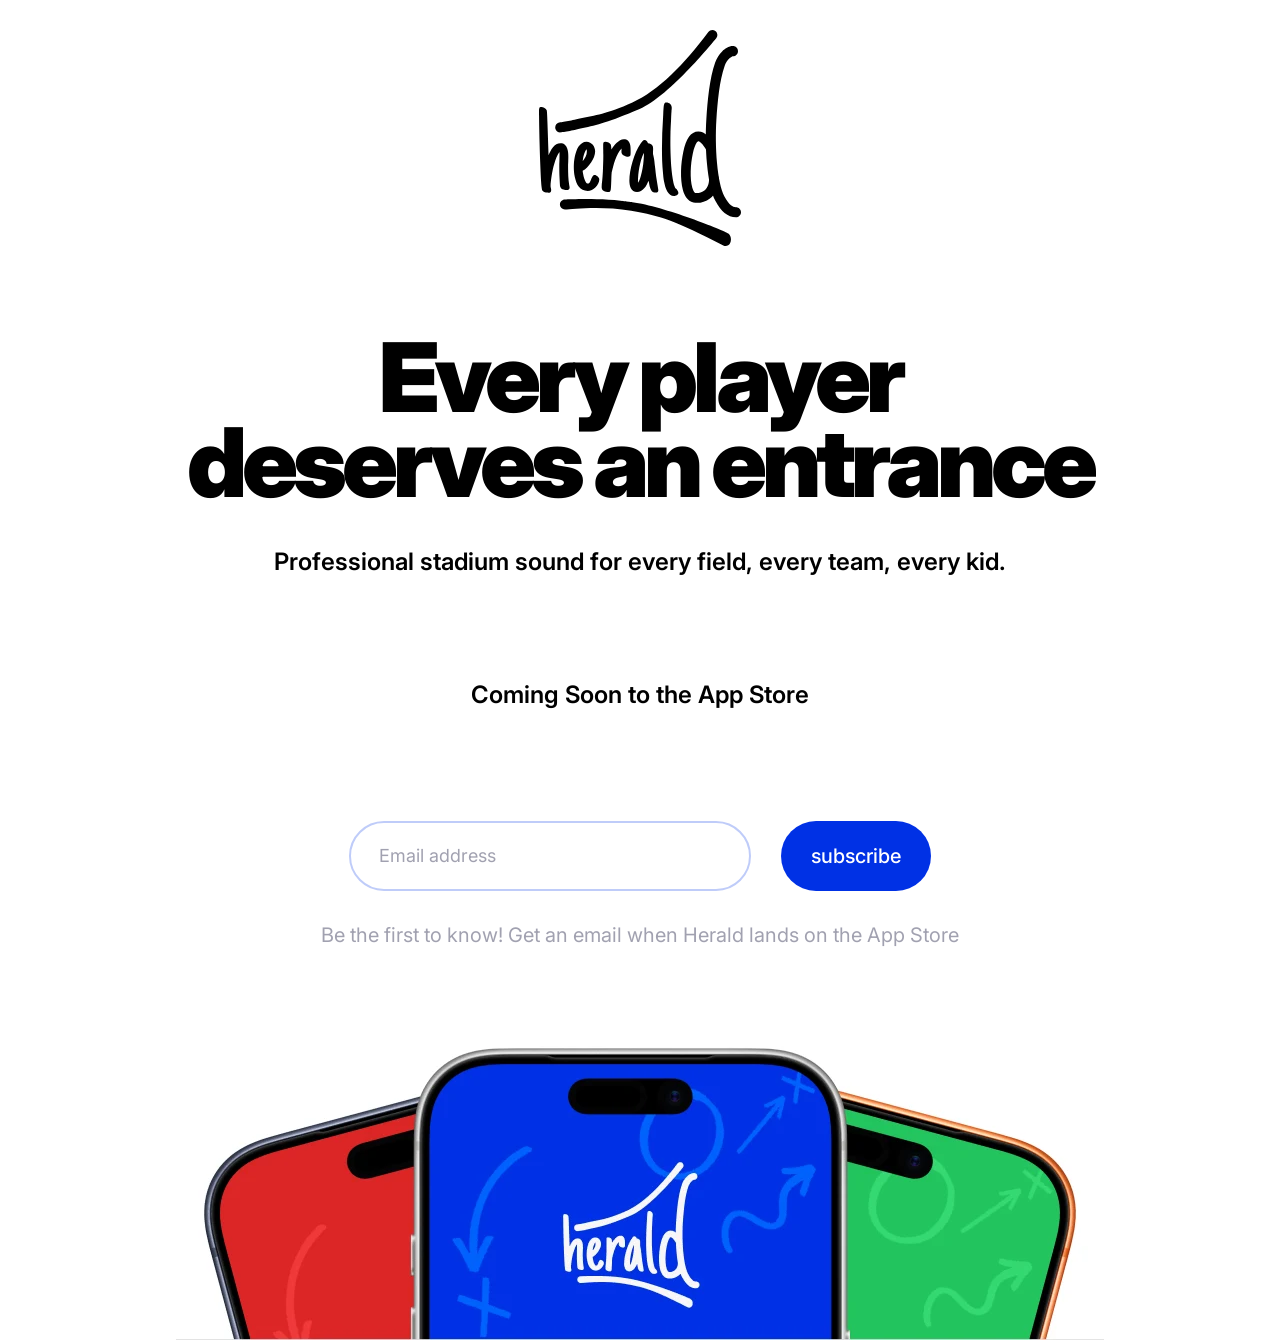
<file: coming-soon.html>
<!DOCTYPE html>
<html lang="en">
<head>
  <meta charset="UTF-8" />
  <meta name="viewport" content="width=device-width, initial-scale=1.0, viewport-fit=cover" />
  <title>Herald — Every Player Deserves an Entrance</title>
  <meta name="description" content="Walkout music and AI player announcements for youth sports. Coming soon to the App Store." />
  <meta name="theme-color" content="#FFFFFF" />
  <!-- The light icon by default (and on dark tab bars); light tab bars get
       the dark icon. -->
  <link rel="icon" type="image/png" sizes="96x96" href="/images/favicon-light.png" />
  <link rel="icon" type="image/png" sizes="96x96" href="/images/favicon-dark.png" media="(prefers-color-scheme: light)" />
  <link rel="icon" type="image/svg+xml" href="/images/favicon-light.svg" />
  <link rel="icon" type="image/svg+xml" href="/images/favicon-dark.svg" media="(prefers-color-scheme: light)" />
  <link rel="stylesheet" href="/fonts/fonts.css" />
  <style>
    /* Shown at gameherald.app until the full site launches: _redirects
       serves this page for "/". Remove that line to put index.html live.
       Figma: Website page, frame "coming-soon". */
    :root {
      --ink: #000000;
      --white: #FFFFFF;
      --blue: #0031E5;            /* Figma: newblue */
      --field-border: #BFCCF9;
      --caption: rgba(21, 20, 57, 0.4);
      /* SF Compact / SF Pro where the visitor has them (Apple devices),
         else the self-hosted Inter. */
      --font-display: "SF Compact Display", "SF Compact", -apple-system, BlinkMacSystemFont, "Inter", sans-serif;
      --font-text: -apple-system, BlinkMacSystemFont, "SF Pro Text", "Inter", "Helvetica Neue", sans-serif;
    }
    * { box-sizing: border-box; }
    html, body { margin: 0; }
    body {
      min-height: 100vh;
      min-height: 100svh;
      display: flex;
      flex-direction: column;
      align-items: center;
      background: var(--white);
      color: var(--ink);
      font: 400 20px/1.4 var(--font-text);
      text-align: center;
      padding: max(30px, env(safe-area-inset-top)) max(16px, env(safe-area-inset-right)) 0 max(16px, env(safe-area-inset-left));
      overflow-x: hidden;
    }
    .logo { display: block; width: clamp(130px, 22vw, 202px); height: auto; }

    .copy { margin-top: clamp(48px, 7vw, 100px); display: flex; flex-direction: column; align-items: center; gap: 10px; }
    h1 {
      margin: 0;
      max-width: 931px;
      font: 900 clamp(44px, 8.5vw, 96px)/0.885 var(--font-display);
      letter-spacing: -0.052em;
      text-wrap: balance;
    }
    .tagline, .soon { margin: 0; font-weight: 600; font-size: clamp(18px, 2.4vw, 24px); }
    .tagline { margin-top: clamp(14px, 2.5vw, 30px); text-wrap: balance; }
    .soon { margin-top: clamp(40px, 7vw, 90px); }

    .signup { margin-top: clamp(40px, 8.5vw, 131px); width: 100%; max-width: 1060px; }
    .signup form { display: flex; gap: clamp(12px, 2.5vw, 30px); max-width: 582px; margin: 0 auto; }
    .signup input[type="email"] {
      flex: 1 1 auto;
      min-width: 0;
      height: clamp(54px, 6vw, 70px);
      padding: 0 28px;
      border: 2px solid var(--field-border);
      border-radius: 9999px;
      background: var(--white);
      color: var(--ink);
      font: 400 18px var(--font-text);
    }
    .signup input[type="email"]::placeholder { color: var(--caption); }
    .signup button {
      flex: 0 0 auto;
      height: clamp(54px, 6vw, 70px);
      padding: 0 30px;
      border: 0;
      border-radius: 9999px;
      background: var(--blue);
      color: var(--white);
      font: 500 20px "Inter", var(--font-text);
      cursor: pointer;
    }
    .signup button:disabled { opacity: 0.6; }
    .signup input[type="email"]:focus-visible, .signup button:focus-visible { outline: 3px solid var(--blue); outline-offset: 2px; }
    /* Bots fill this in; people never see it. */
    .signup .website { position: absolute; left: -9999px; }
    .caption { margin: clamp(14px, 2.4vw, 30px) auto 0; color: var(--caption); text-wrap: balance; }

    /* The phones sit on the bottom edge, cropped like the Figma frame. */
    .phones { margin-top: auto; padding-top: clamp(48px, 7vw, 100px); width: 100%; display: flex; justify-content: center; }
    .phones img { display: block; width: min(928px, 100%); height: auto; }

    @media (max-width: 480px) {
      .signup form { flex-direction: column; }
      .signup button { width: 100%; }
    }
  </style>
</head>
<body>
  <img class="logo" src="/images/coming-soon/herald-logo.svg" width="202" height="216" alt="Herald" />

  <main class="copy">
    <h1>Every player deserves an entrance</h1>
    <p class="tagline">Professional stadium sound for every field, every team, every kid.</p>
    <p class="soon">Coming Soon to the App Store</p>
  </main>

  <!-- Posts to /subscribe in worker.js, which forwards it to Kit from the
       server, so a visitor's browser never contacts Kit. -->
  <section class="signup" aria-label="Email sign-up">
    <form id="signup-form" method="post" action="/subscribe">
      <input type="email" name="email_address" placeholder="Email address" aria-label="Email address" autocomplete="email" required />
      <input class="website" type="text" name="website" tabindex="-1" autocomplete="off" aria-hidden="true" />
      <button type="submit">subscribe</button>
    </form>
    <p class="caption" id="signup-status" role="status">Be the first to know! Get an email when Herald lands on the App Store</p>
    <script>
      document.getElementById('signup-form').addEventListener('submit', async (event) => {
        event.preventDefault();
        const form = event.target;
        const status = document.getElementById('signup-status');
        const button = form.querySelector('button');
        button.disabled = true;
        try {
          const response = await fetch(form.action, { method: 'POST', body: new FormData(form), headers: { accept: 'application/json' } });
          status.textContent = (await response.json()).message;
          if (response.ok) form.hidden = true;
        } catch {
          status.textContent = "That didn't go through. Please try again in a moment.";
        }
        button.disabled = false;
      });
    </script>
  </section>

  <div class="phones">
    <img src="/images/coming-soon/phones.webp" width="928" height="302" alt="Herald on three iPhones in red, blue, and green" />
  </div>
</body>
</html>
</file>
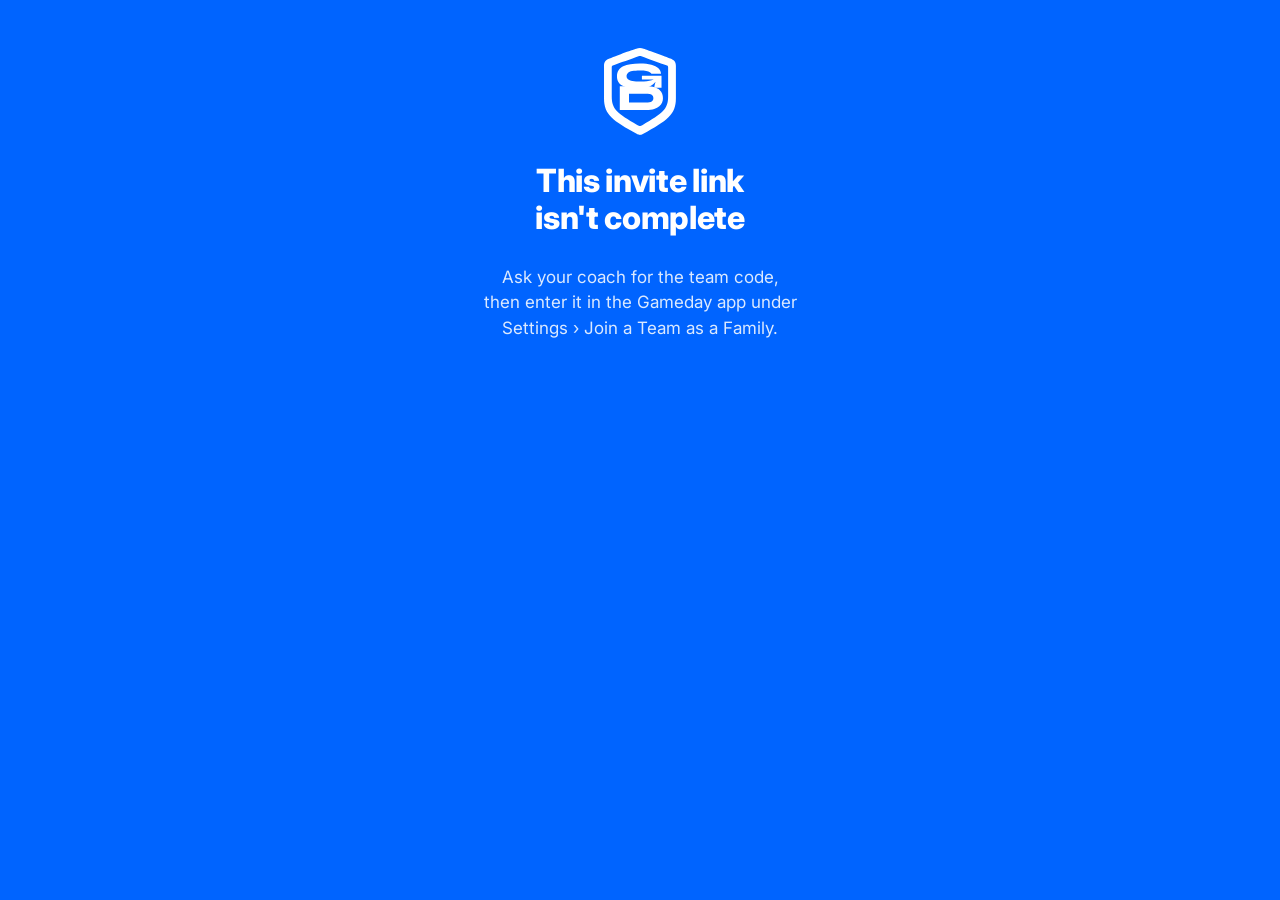
<file: join.html>
<!DOCTYPE html>
<html lang="en">
<head>
  <meta charset="UTF-8" />
  <meta name="viewport" content="width=device-width, initial-scale=1.0, viewport-fit=cover" />
  <title>Join Your Team — Gameday</title>
  <meta name="description" content="Pick your player's walkout songs with Gameday." />
  <meta name="theme-color" content="#0064FF" />
  <!-- The light icon by default (and on dark tab bars); light tab bars get
       the dark icon. -->
  <link rel="icon" type="image/png" sizes="96x96" href="/images/favicon-light.png" />
  <link rel="icon" type="image/png" sizes="96x96" href="/images/favicon-dark.png" media="(prefers-color-scheme: light)" />
  <link rel="icon" type="image/svg+xml" href="/images/favicon-light.svg" />
  <link rel="icon" type="image/svg+xml" href="/images/favicon-dark.svg" media="(prefers-color-scheme: light)" />
  <meta name="robots" content="noindex" />
  <link rel="stylesheet" href="/fonts/fonts.css" />
  <style>
    /* Shown when a team QR code is scanned on a phone without Gameday
       (with Gameday installed, the link opens the app instead). The code
       comes from the address: /join/WX2HR5 (rewritten to this page by _redirects). */
    :root {
      --hero-blue: #0064FF;
      --hero-blue-dark: #0054D7;
      --white: #FFFFFF;
      --ink: #0A0A0B;
      --font: "Inter", -apple-system, BlinkMacSystemFont, "Helvetica Neue", sans-serif;
    }
    * { box-sizing: border-box; }
    html, body { margin: 0; min-height: 100%; }
    body {
      background: var(--hero-blue);
      color: var(--white);
      font: 17px/1.5 var(--font);
      display: flex;
      justify-content: center;
      padding: max(48px, env(safe-area-inset-top)) max(24px, env(safe-area-inset-right)) max(48px, env(safe-area-inset-bottom)) max(24px, env(safe-area-inset-left));
    }
    main { width: 100%; max-width: 420px; display: flex; flex-direction: column; align-items: center; gap: 28px; text-align: center; }
    /* The badge artwork is dark; show it white on the blue page. */
    .badge { width: 72px; height: 87px; filter: brightness(0) invert(1); }
    h1 { margin: 0; font-size: 32px; line-height: 1.15; font-weight: 800; letter-spacing: -0.01em; text-wrap: balance; }
    .lede { margin: 0; opacity: 0.86; text-wrap: balance; }
    .code-card { width: 100%; background: var(--white); color: var(--ink); border-radius: 24px; padding: 24px; display: flex; flex-direction: column; gap: 6px; }
    .code-label { font-size: 13px; font-weight: 600; letter-spacing: 0.06em; text-transform: uppercase; color: #555; }
    .code { font: 800 40px/1.1 ui-monospace, "SF Mono", Menlo, monospace; letter-spacing: 0.08em; }
    .copy { margin-top: 8px; align-self: center; border: 0; border-radius: 999px; padding: 10px 18px; font: 600 15px var(--font); background: #EAF2FF; color: var(--hero-blue-dark); cursor: pointer; }
    .copy:focus-visible, .store:focus-visible { outline: 3px solid var(--white); outline-offset: 3px; }
    ol { margin: 0; padding: 0; list-style: none; counter-reset: step; display: flex; flex-direction: column; gap: 14px; text-align: left; width: 100%; }
    ol li { counter-increment: step; display: flex; gap: 14px; align-items: baseline; }
    ol li::before { content: counter(step); flex: none; width: 28px; height: 28px; border-radius: 50%; background: rgba(255,255,255,0.18); font-weight: 800; font-size: 15px; display: inline-flex; align-items: center; justify-content: center; }
    .store { display: inline-block; border-radius: 999px; padding: 14px 28px; background: var(--white); color: var(--hero-blue-dark); font-weight: 800; text-decoration: none; }
    .invalid .code-card, .invalid ol, .invalid .store { display: none; }
    [hidden] { display: none !important; }
  </style>
</head>
<body>
  <main id="page">
    <img class="badge" src="/images/gd-badge.svg" alt="Gameday" />
    <h1 id="title">Join your team on Gameday</h1>
    <p class="lede" id="lede">Pick your player's walkout songs, and they play at every at-bat.</p>

    <div class="code-card">
      <span class="code-label">Team Code</span>
      <span class="code" id="code" aria-live="polite"></span>
      <button class="copy" id="copy" type="button">Copy Code</button>
    </div>

    <ol>
      <li><span>Get the free Gameday app.</span></li>
      <li><span>Open Settings, then tap <strong>Join a Team as a Family</strong>.</span></li>
      <li><span>Enter the code above, or scan your coach's QR code from inside the app.</span></li>
    </ol>

    <a class="store" id="store" href="" hidden>Get Gameday</a>
  </main>

  <script>
    // Where "Get Gameday" goes. Empty until the app is in the App Store;
    // set it to the App Store (or public TestFlight) link to show the button.
    const APP_STORE_URL = "";

    // Matches AppLinks.teamCode(from:) in the app: 6 characters, no
    // look-alikes (0/O, 1/I/L).
    const alphabet = /^[ABCDEFGHJKMNPQRSTUVWXYZ23456789]{6}$/;
    const raw = decodeURIComponent(location.pathname.split("/").filter(Boolean)[1] || "");
    const code = raw.toUpperCase().replace(/[\s-]/g, "");

    if (alphabet.test(code)) {
      document.getElementById("code").textContent = code.slice(0, 3) + " " + code.slice(3);
    } else {
      document.getElementById("page").classList.add("invalid");
      document.getElementById("title").textContent = "This invite link isn't complete";
      document.getElementById("lede").textContent = "Ask your coach for the team code, then enter it in the Gameday app under Settings › Join a Team as a Family.";
    }

    if (APP_STORE_URL) {
      const store = document.getElementById("store");
      store.href = APP_STORE_URL;
      store.hidden = false;
    }

    document.getElementById("copy").addEventListener("click", async (event) => {
      const button = event.currentTarget;
      try {
        await navigator.clipboard.writeText(code);
        button.textContent = "Copied";
      } catch {
        const range = document.createRange();
        range.selectNodeContents(document.getElementById("code"));
        const selection = window.getSelection();
        selection.removeAllRanges();
        selection.addRange(range);
      }
    });
  </script>
</body>
</html>
</file>
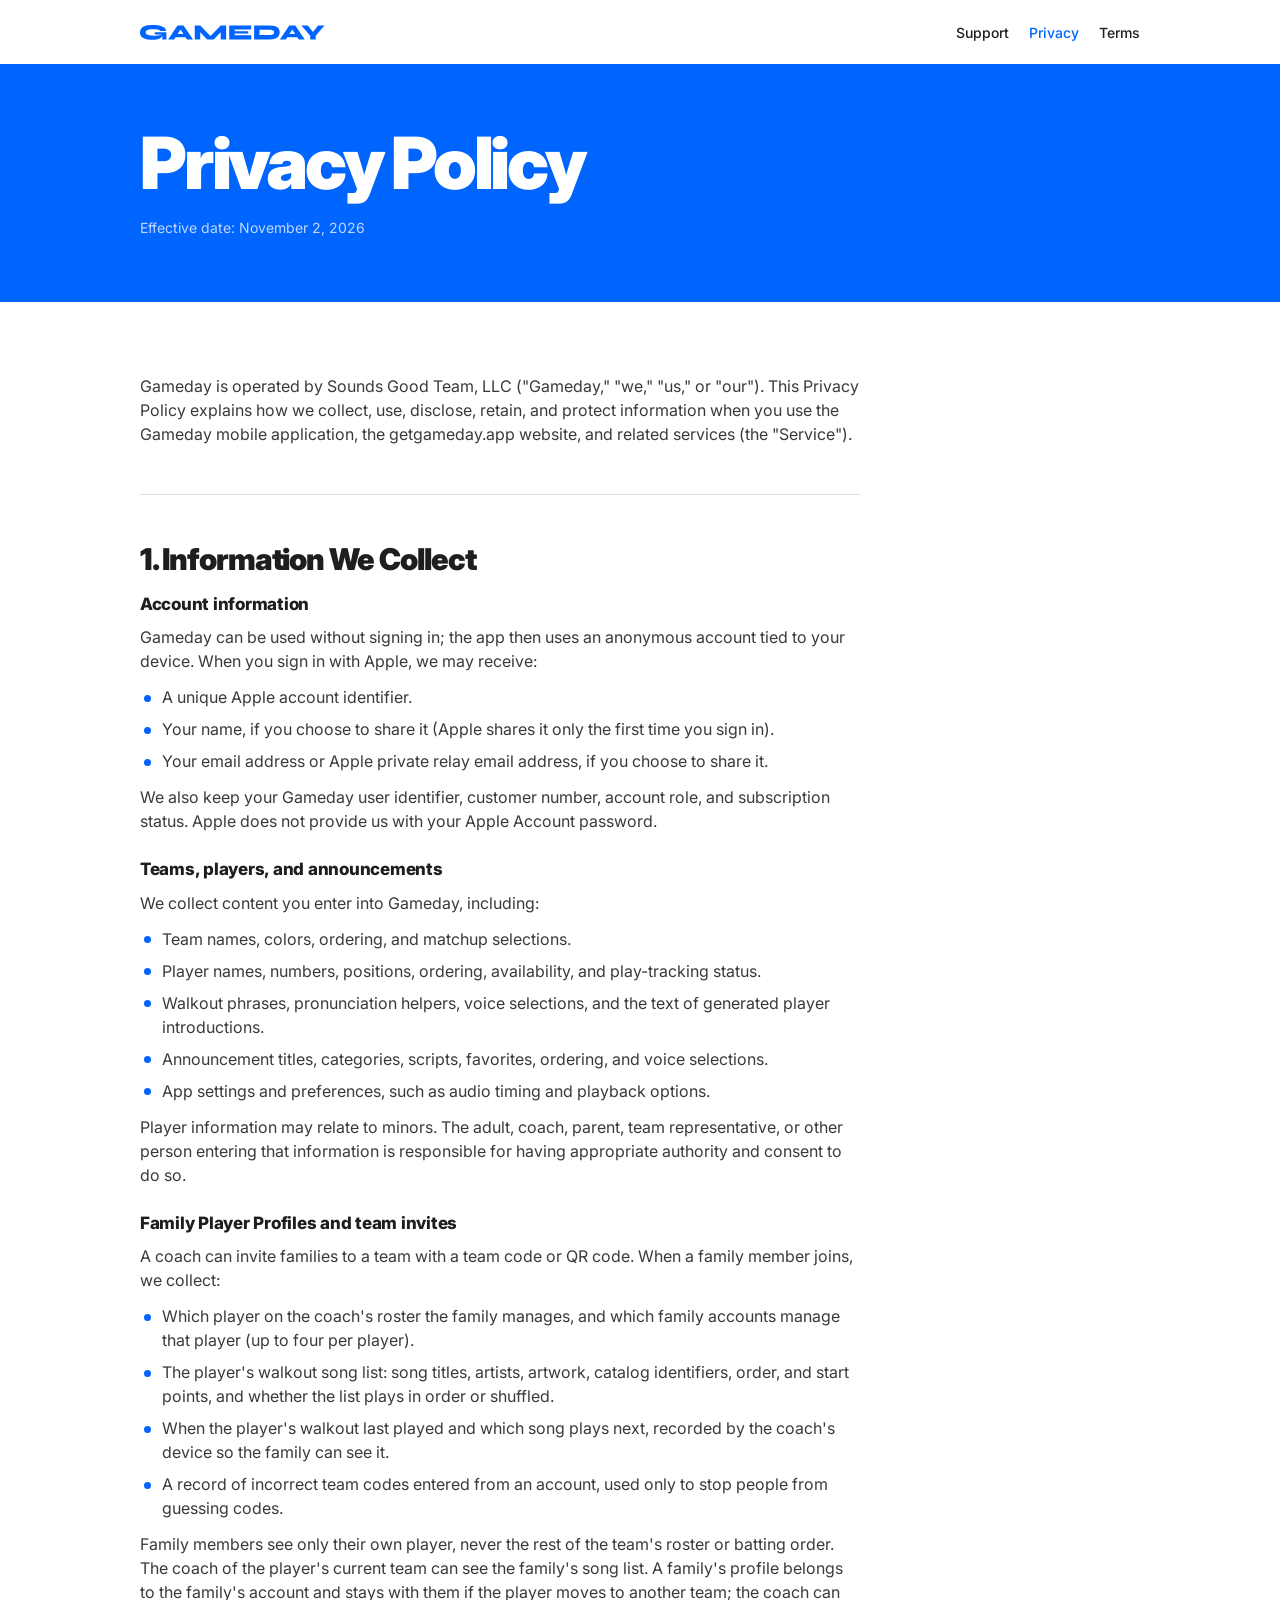
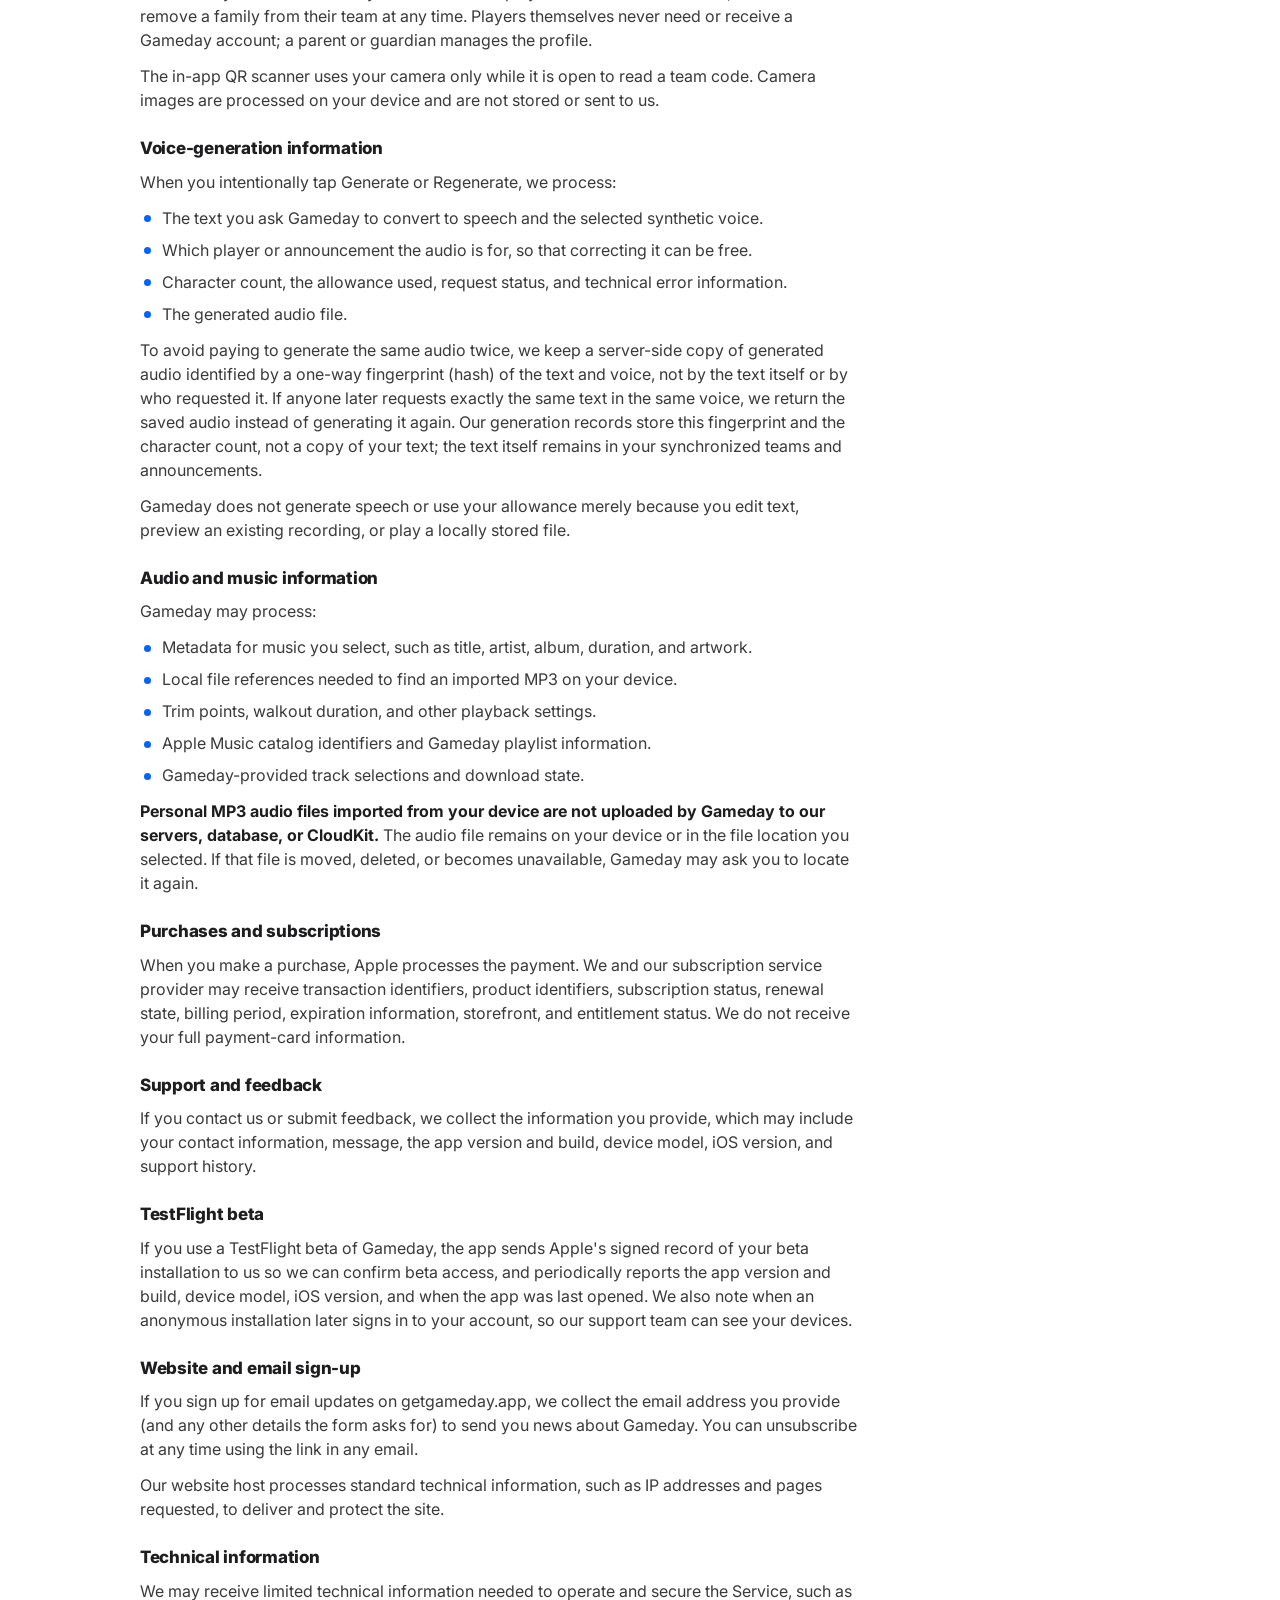
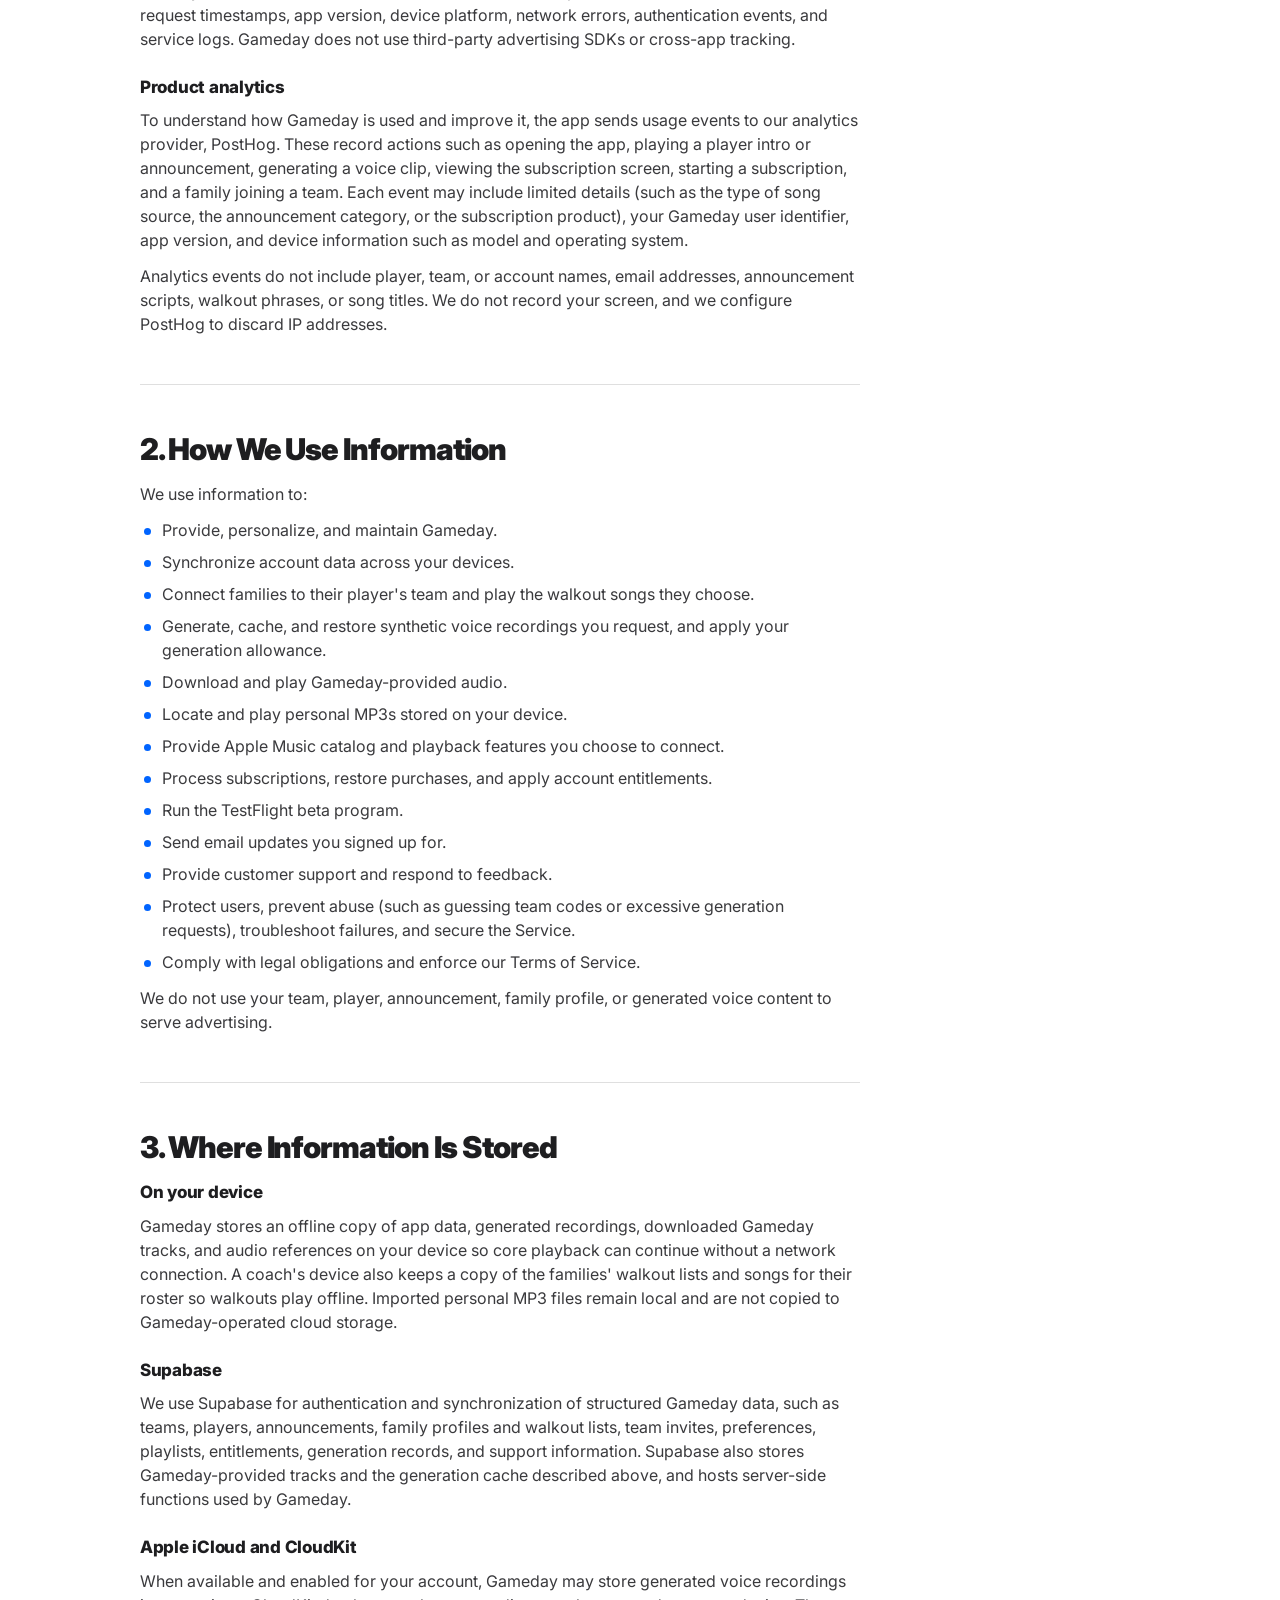
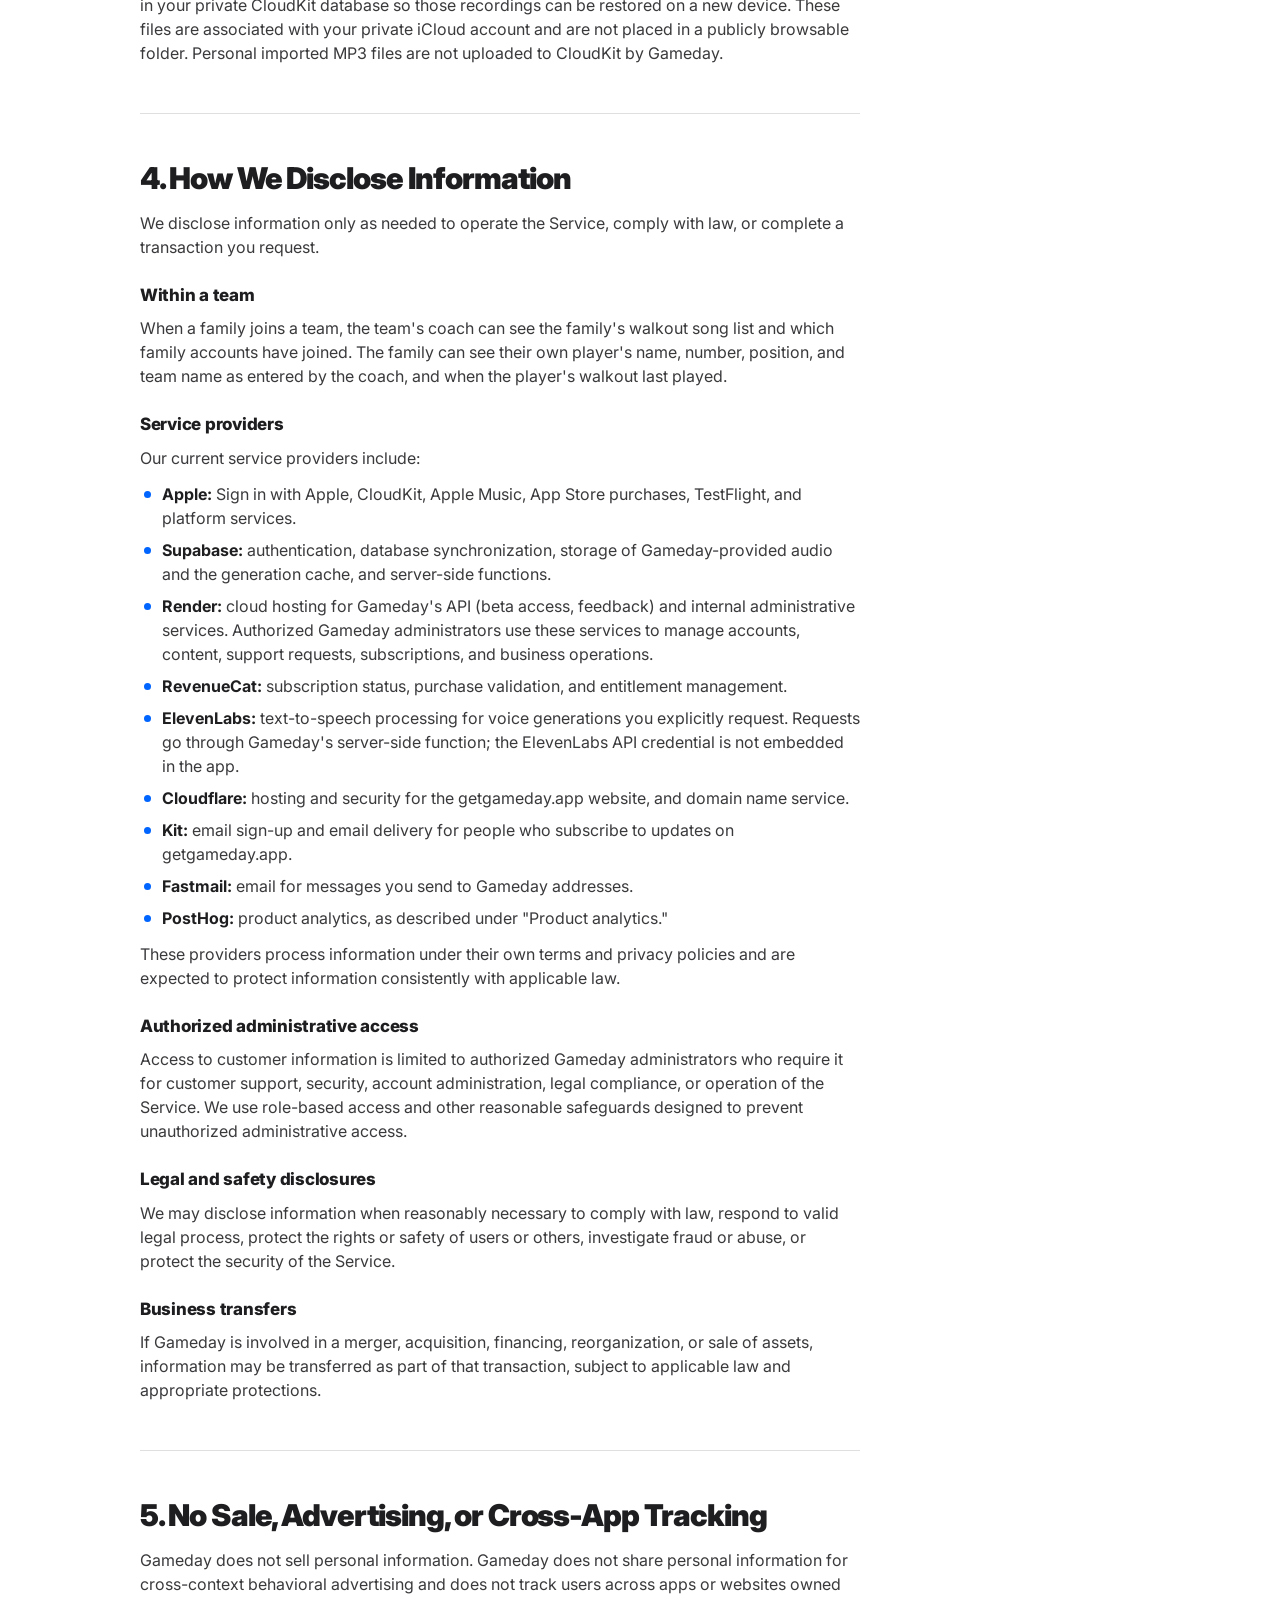
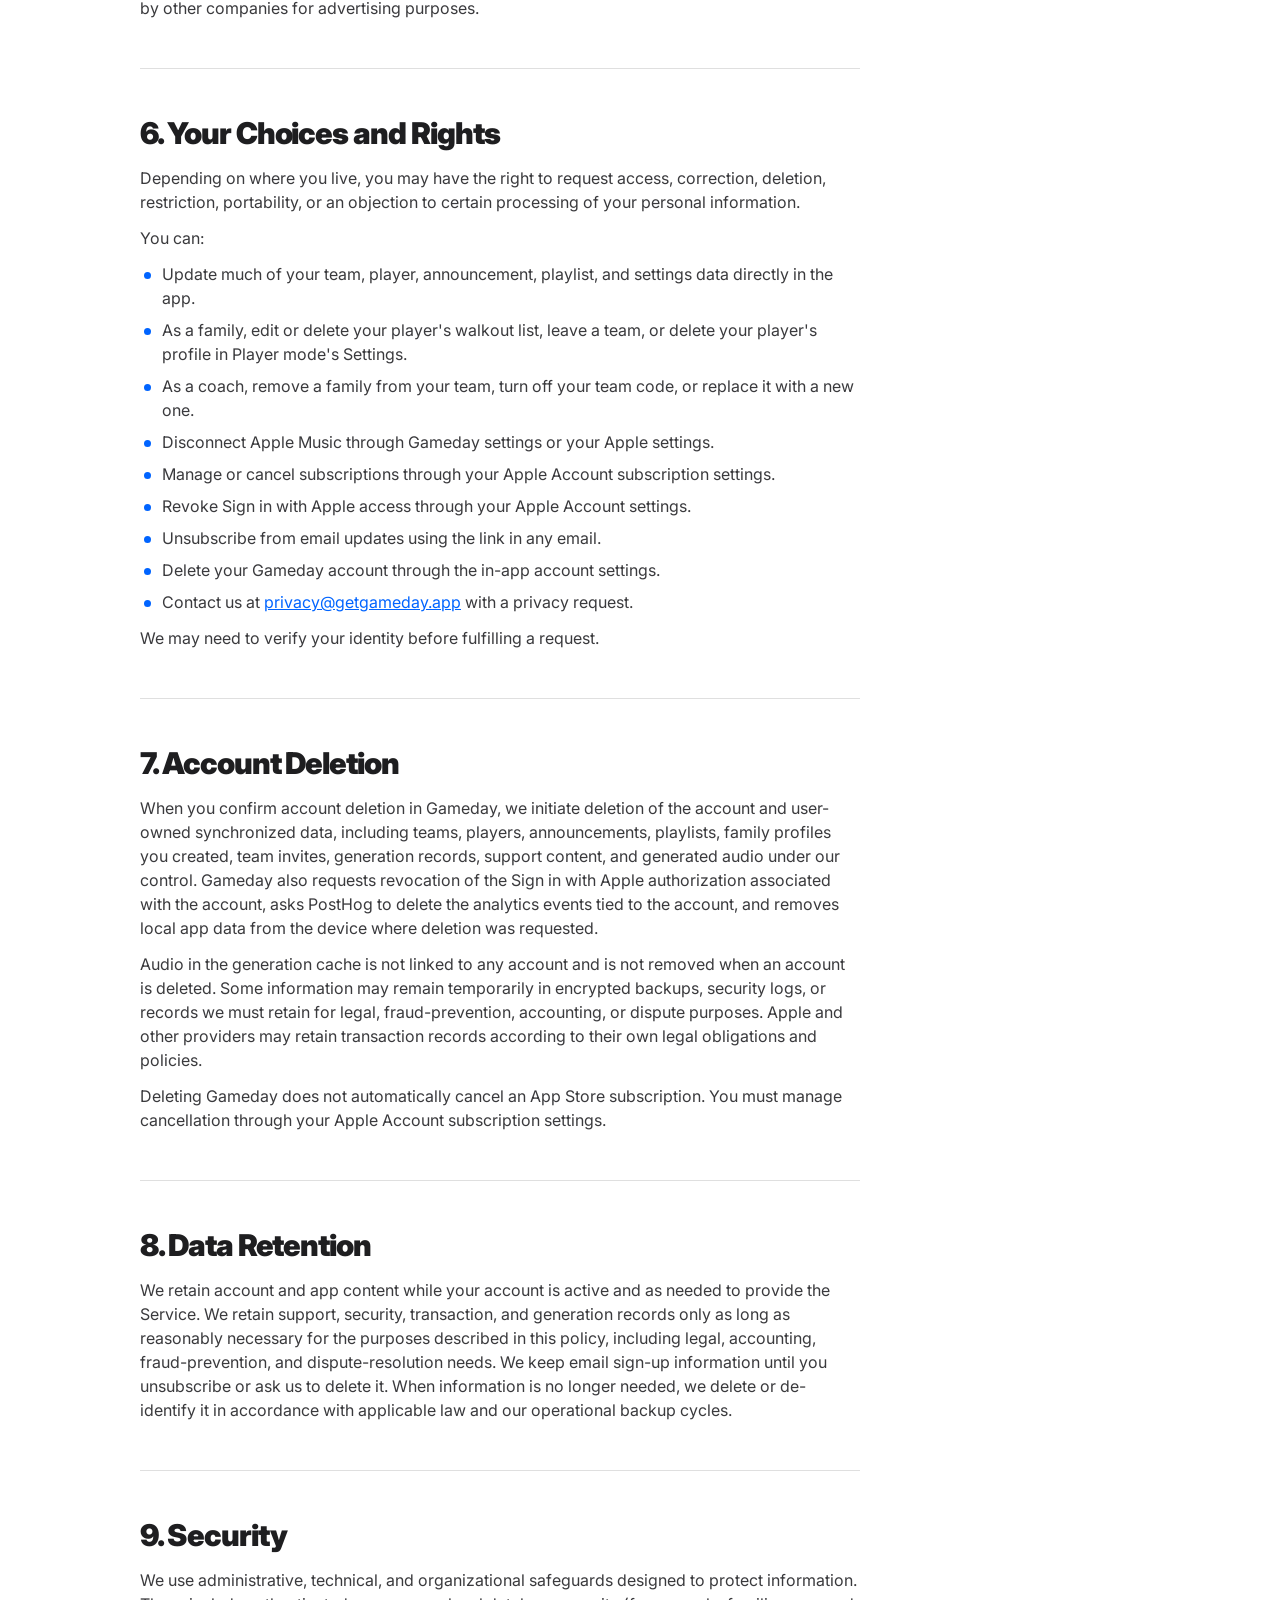
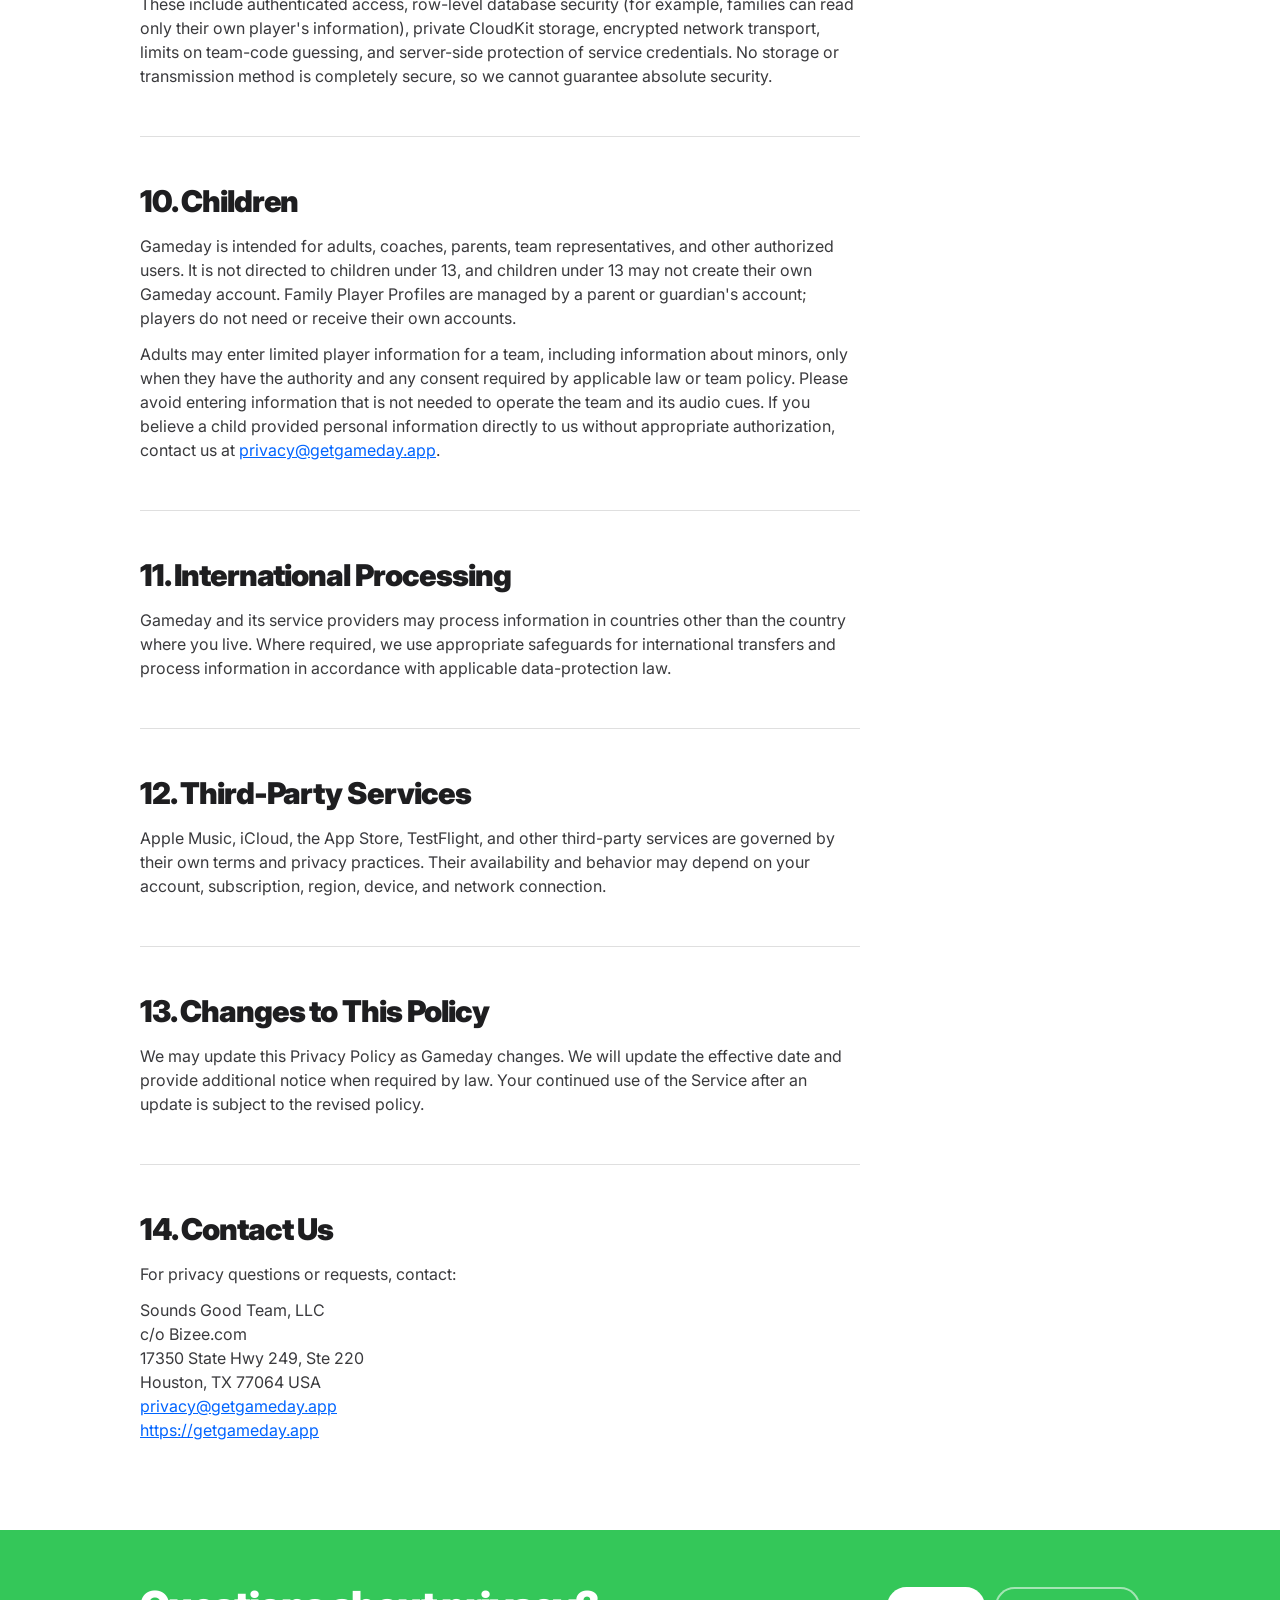
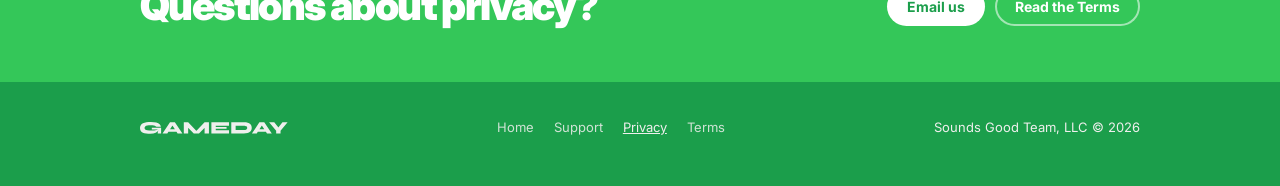
<file: privacy.html>
<!DOCTYPE html>
<!-- Generated by scripts/publish-legal.mjs in the Gameday repo. Edit the Markdown there, not this file. -->
<html lang="en">
<head>
  <meta charset="UTF-8" />
  <meta name="viewport" content="width=device-width, initial-scale=1.0, viewport-fit=cover" />
  <title>Gameday Privacy Policy</title>
  <meta name="description" content="How Gameday collects, uses, and protects your information." />
  <link rel="icon" type="image/png" sizes="96x96" href="/images/favicon-light.png" />
  <link rel="icon" type="image/png" sizes="96x96" href="/images/favicon-dark.png" media="(prefers-color-scheme: light)" />
  <link rel="icon" type="image/svg+xml" href="/images/favicon-light.svg" />
  <link rel="icon" type="image/svg+xml" href="/images/favicon-dark.svg" media="(prefers-color-scheme: light)" />
  <link rel="stylesheet" href="/fonts/fonts.css" />
  <link rel="stylesheet" href="/css/page.css" />
</head>
<body>

<nav>
  <div class="wrap nav-inner">
    <a href="/" class="brand"><svg class="wordmark" viewBox="0 0 1083 88" role="img" aria-label="Gameday home" xmlns="http://www.w3.org/2000/svg"><path d="M75.904 87.04C64.8107 87.04 54.6133 86.3573 45.312 84.992C36.096 83.712 28.0747 81.4933 21.248 78.336C14.5067 75.0933 9.25867 70.6987 5.504 65.152C1.83467 59.6053 0 52.608 0 44.16C0 35.712 1.87733 28.672 5.632 23.04C9.38667 17.3227 14.7627 12.8 21.76 9.472C28.8427 6.05867 37.248 3.62667 46.976 2.176C56.7893 0.725334 67.712 0 79.744 0C95.5307 0 108.757 1.45067 119.424 4.352C130.176 7.25333 138.368 11.392 144 16.768C149.632 22.0587 152.661 28.3733 153.088 35.712H119.808C118.784 33.8347 116.907 32.0427 114.176 30.336C111.445 28.544 107.349 27.0933 101.888 25.984C96.4267 24.8747 89.0453 24.32 79.744 24.32C68.8213 24.32 59.9467 25.0027 53.12 26.368C46.2933 27.648 41.3013 29.7387 38.144 32.64C34.9867 35.5413 33.408 39.3813 33.408 44.16C33.408 48.3413 35.0293 51.7973 38.272 54.528C41.5147 57.2587 46.72 59.3067 53.888 60.672C61.056 62.0373 70.528 62.72 82.304 62.72C90.5813 62.72 97.7493 62.3787 103.808 61.696C109.952 60.928 115.499 59.776 120.448 58.24C125.483 56.704 130.475 54.784 135.424 52.48L138.496 56.192C133.205 66.176 125.355 73.8133 114.944 79.104C104.533 84.3947 91.52 87.04 75.904 87.04ZM129.792 84.48C129.792 81.92 130.133 79.0187 130.816 75.776C131.499 72.5333 132.352 69.1627 133.376 65.664C134.485 62.08 135.552 58.7093 136.576 55.552H86.656V42.112H154.88V84.48H129.792Z" fill="currentColor"/><path d="M193.772 72.064V52.864H281.324V72.064H193.772ZM165.1 84.48L220.012 2.56H255.596L311.02 84.48H275.82L228.332 11.136H247.404L200.3 84.48H165.1Z" fill="currentColor"/><path d="M422.912 74.752H403.712L473.6 2.56H505.6V84.48H473.6V28.672L483.2 32.64L432.64 84.48H394.24L343.552 32.768L353.28 28.8V84.48H321.28V2.56H353.28L422.912 74.752Z" fill="currentColor"/><path d="M555.53 49.92V60.16H652.81V84.48H523.53V2.56H652.554V26.88H555.53V37.12H634.89V49.92H555.53Z" fill="currentColor"/><path d="M761.565 2.56C773.085 2.56 782.6 3.66933 790.109 5.888C797.618 8.10667 803.506 11.136 807.773 14.976C812.04 18.816 815.026 23.2107 816.733 28.16C818.525 33.024 819.421 38.144 819.421 43.52C819.421 48.896 818.44 54.0587 816.477 59.008C814.514 63.872 811.272 68.224 806.749 72.064C802.312 75.904 796.381 78.9333 788.957 81.152C781.618 83.3707 772.488 84.48 761.565 84.48H669.405V2.56H761.565ZM701.405 58.88H760.285C765.064 58.88 769.117 58.5813 772.445 57.984C775.773 57.3013 778.418 56.32 780.381 55.04C782.429 53.76 783.88 52.1813 784.733 50.304C785.672 48.3413 786.141 46.08 786.141 43.52C786.141 40.96 785.672 38.7413 784.733 36.864C783.88 34.9013 782.429 33.28 780.381 32C778.418 30.72 775.773 29.7813 772.445 29.184C769.117 28.5013 765.064 28.16 760.285 28.16H701.405V58.88Z" fill="currentColor"/><path d="M849.397 72.064V52.864H936.949V72.064H849.397ZM820.725 84.48L875.637 2.56H911.221L966.645 84.48H931.445L883.957 11.136H903.029L855.925 84.48H820.725Z" fill="currentColor"/><path d="M1082.52 2.56L1030.68 63.616V84.48H998.675V63.616L946.835 2.56H984.595L1026.71 55.68H1003.03L1044.76 2.56H1082.52Z" fill="currentColor"/></svg></a>
    <a href="/support">Support</a>
    <a href="/privacy" aria-current="page">Privacy</a>
    <a href="/terms">Terms</a>
  </div>
</nav>

<header class="hero">
  <div class="wrap">
    <h1>Privacy Policy</h1>
    <p class="updated">Effective date: November 2, 2026</p>
  </div>
</header>

<main class="legal">
  <div class="wrap">
    <article>
<section>
<p>Gameday is operated by Sounds Good Team, LLC ("Gameday," "we," "us," or
"our"). This Privacy Policy explains how we collect, use, disclose, retain, and
protect information when you use the Gameday mobile application, the
getgameday.app website, and related services (the "Service").</p>
</section>
<section id="information-we-collect" aria-labelledby="information-we-collect-h">
<h2 id="information-we-collect-h">1. Information We Collect</h2>
<h3>Account information</h3>
<p>Gameday can be used without signing in; the app then uses an anonymous account
tied to your device. When you sign in with Apple, we may receive:</p>
<ul>
<li>A unique Apple account identifier.</li>
<li>Your name, if you choose to share it (Apple shares it only the first time you sign in).</li>
<li>Your email address or Apple private relay email address, if you choose to share it.</li>
</ul>
<p>We also keep your Gameday user identifier, customer number, account role, and
subscription status. Apple does not provide us with your Apple Account
password.</p>
<h3>Teams, players, and announcements</h3>
<p>We collect content you enter into Gameday, including:</p>
<ul>
<li>Team names, colors, ordering, and matchup selections.</li>
<li>Player names, numbers, positions, ordering, availability, and play-tracking status.</li>
<li>Walkout phrases, pronunciation helpers, voice selections, and the text of generated player introductions.</li>
<li>Announcement titles, categories, scripts, favorites, ordering, and voice selections.</li>
<li>App settings and preferences, such as audio timing and playback options.</li>
</ul>
<p>Player information may relate to minors. The adult, coach, parent, team
representative, or other person entering that information is responsible for
having appropriate authority and consent to do so.</p>
<h3>Family Player Profiles and team invites</h3>
<p>A coach can invite families to a team with a team code or QR code. When a
family member joins, we collect:</p>
<ul>
<li>Which player on the coach's roster the family manages, and which family accounts manage that player (up to four per player).</li>
<li>The player's walkout song list: song titles, artists, artwork, catalog identifiers, order, and start points, and whether the list plays in order or shuffled.</li>
<li>When the player's walkout last played and which song plays next, recorded by the coach's device so the family can see it.</li>
<li>A record of incorrect team codes entered from an account, used only to stop people from guessing codes.</li>
</ul>
<p>Family members see only their own player, never the rest of the team's roster
or batting order. The coach of the player's current team can see the family's
song list. A family's profile belongs to the family's account and stays with
them if the player moves to another team; the coach can remove a family from
their team at any time. Players themselves never need or receive a Gameday
account; a parent or guardian manages the profile.</p>
<p>The in-app QR scanner uses your camera only while it is open to read a team
code. Camera images are processed on your device and are not stored or sent to
us.</p>
<h3>Voice-generation information</h3>
<p>When you intentionally tap Generate or Regenerate, we process:</p>
<ul>
<li>The text you ask Gameday to convert to speech and the selected synthetic voice.</li>
<li>Which player or announcement the audio is for, so that correcting it can be free.</li>
<li>Character count, the allowance used, request status, and technical error information.</li>
<li>The generated audio file.</li>
</ul>
<p>To avoid paying to generate the same audio twice, we keep a server-side copy of
generated audio identified by a one-way fingerprint (hash) of the text and
voice, not by the text itself or by who requested it. If anyone later requests
exactly the same text in the same voice, we return the saved audio instead of
generating it again. Our generation records store this fingerprint and the
character count, not a copy of your text; the text itself remains in your
synchronized teams and announcements.</p>
<p>Gameday does not generate speech or use your allowance merely because you edit
text, preview an existing recording, or play a locally stored file.</p>
<h3>Audio and music information</h3>
<p>Gameday may process:</p>
<ul>
<li>Metadata for music you select, such as title, artist, album, duration, and artwork.</li>
<li>Local file references needed to find an imported MP3 on your device.</li>
<li>Trim points, walkout duration, and other playback settings.</li>
<li>Apple Music catalog identifiers and Gameday playlist information.</li>
<li>Gameday-provided track selections and download state.</li>
</ul>
<p><strong>Personal MP3 audio files imported from your device are not uploaded by
Gameday to our servers, database, or CloudKit.</strong> The audio file remains on your
device or in the file location you selected. If that file is moved, deleted, or
becomes unavailable, Gameday may ask you to locate it again.</p>
<h3>Purchases and subscriptions</h3>
<p>When you make a purchase, Apple processes the payment. We and our subscription
service provider may receive transaction identifiers, product identifiers,
subscription status, renewal state, billing period, expiration information,
storefront, and entitlement status. We do not receive your full payment-card
information.</p>
<h3>Support and feedback</h3>
<p>If you contact us or submit feedback, we collect the information you provide,
which may include your contact information, message, the app version and build,
device model, iOS version, and support history.</p>
<h3>TestFlight beta</h3>
<p>If you use a TestFlight beta of Gameday, the app sends Apple's signed record of
your beta installation to us so we can confirm beta access, and periodically
reports the app version and build, device model, iOS version, and when the app
was last opened. We also note when an anonymous installation later signs in to
your account, so our support team can see your devices.</p>
<h3>Website and email sign-up</h3>
<p>If you sign up for email updates on getgameday.app, we collect the email
address you provide (and any other details the form asks for) to send you news
about Gameday. You can unsubscribe at any time using the link in any email.</p>
<p>Our website host processes standard technical information, such as IP
addresses and pages requested, to deliver and protect the site.</p>
<h3>Technical information</h3>
<p>We may receive limited technical information needed to operate and secure the
Service, such as request timestamps, app version, device platform, network
errors, authentication events, and service logs. Gameday does not use
third-party advertising SDKs or cross-app tracking.</p>
<h3>Product analytics</h3>
<p>To understand how Gameday is used and improve it, the app sends usage events
to our analytics provider, PostHog. These record actions such as opening the
app, playing a player intro or announcement, generating a voice clip, viewing
the subscription screen, starting a subscription, and a family joining a team.
Each event may include limited details (such as the type of song source, the
announcement category, or the subscription product), your Gameday user
identifier, app version, and device information such as model and operating
system.</p>
<p>Analytics events do not include player, team, or account names, email
addresses, announcement scripts, walkout phrases, or song titles. We do not
record your screen, and we configure PostHog to discard IP addresses.</p>
</section>
<section id="how-we-use-information" aria-labelledby="how-we-use-information-h">
<h2 id="how-we-use-information-h">2. How We Use Information</h2>
<p>We use information to:</p>
<ul>
<li>Provide, personalize, and maintain Gameday.</li>
<li>Synchronize account data across your devices.</li>
<li>Connect families to their player's team and play the walkout songs they choose.</li>
<li>Generate, cache, and restore synthetic voice recordings you request, and apply your generation allowance.</li>
<li>Download and play Gameday-provided audio.</li>
<li>Locate and play personal MP3s stored on your device.</li>
<li>Provide Apple Music catalog and playback features you choose to connect.</li>
<li>Process subscriptions, restore purchases, and apply account entitlements.</li>
<li>Run the TestFlight beta program.</li>
<li>Send email updates you signed up for.</li>
<li>Provide customer support and respond to feedback.</li>
<li>Protect users, prevent abuse (such as guessing team codes or excessive generation requests), troubleshoot failures, and secure the Service.</li>
<li>Comply with legal obligations and enforce our Terms of Service.</li>
</ul>
<p>We do not use your team, player, announcement, family profile, or generated
voice content to serve advertising.</p>
</section>
<section id="where-information-is-stored" aria-labelledby="where-information-is-stored-h">
<h2 id="where-information-is-stored-h">3. Where Information Is Stored</h2>
<h3>On your device</h3>
<p>Gameday stores an offline copy of app data, generated recordings, downloaded
Gameday tracks, and audio references on your device so core playback can
continue without a network connection. A coach's device also keeps a copy of
the families' walkout lists and songs for their roster so walkouts play
offline. Imported personal MP3 files remain local and are not copied to
Gameday-operated cloud storage.</p>
<h3>Supabase</h3>
<p>We use Supabase for authentication and synchronization of structured Gameday
data, such as teams, players, announcements, family profiles and walkout lists,
team invites, preferences, playlists, entitlements, generation records, and
support information. Supabase also stores Gameday-provided tracks and the
generation cache described above, and hosts server-side functions used by
Gameday.</p>
<h3>Apple iCloud and CloudKit</h3>
<p>When available and enabled for your account, Gameday may store generated voice
recordings in your private CloudKit database so those recordings can be
restored on a new device. These files are associated with your private iCloud
account and are not placed in a publicly browsable folder. Personal imported
MP3 files are not uploaded to CloudKit by Gameday.</p>
</section>
<section id="how-we-disclose-information" aria-labelledby="how-we-disclose-information-h">
<h2 id="how-we-disclose-information-h">4. How We Disclose Information</h2>
<p>We disclose information only as needed to operate the Service, comply with law,
or complete a transaction you request.</p>
<h3>Within a team</h3>
<p>When a family joins a team, the team's coach can see the family's walkout song
list and which family accounts have joined. The family can see their own
player's name, number, position, and team name as entered by the coach, and
when the player's walkout last played.</p>
<h3>Service providers</h3>
<p>Our current service providers include:</p>
<ul>
<li><strong>Apple:</strong> Sign in with Apple, CloudKit, Apple Music, App Store purchases, TestFlight, and platform services.</li>
<li><strong>Supabase:</strong> authentication, database synchronization, storage of Gameday-provided audio and the generation cache, and server-side functions.</li>
<li><strong>Render:</strong> cloud hosting for Gameday's API (beta access, feedback) and internal administrative services. Authorized Gameday administrators use these services to manage accounts, content, support requests, subscriptions, and business operations.</li>
<li><strong>RevenueCat:</strong> subscription status, purchase validation, and entitlement management.</li>
<li><strong>ElevenLabs:</strong> text-to-speech processing for voice generations you explicitly request. Requests go through Gameday's server-side function; the ElevenLabs API credential is not embedded in the app.</li>
<li><strong>Cloudflare:</strong> hosting and security for the getgameday.app website, and domain name service.</li>
<li><strong>Kit:</strong> email sign-up and email delivery for people who subscribe to updates on getgameday.app.</li>
<li><strong>Fastmail:</strong> email for messages you send to Gameday addresses.</li>
<li><strong>PostHog:</strong> product analytics, as described under "Product analytics."</li>
</ul>
<p>These providers process information under their own terms and privacy policies
and are expected to protect information consistently with applicable law.</p>
<h3>Authorized administrative access</h3>
<p>Access to customer information is limited to authorized Gameday administrators
who require it for customer support, security, account administration, legal
compliance, or operation of the Service. We use role-based access and other
reasonable safeguards designed to prevent unauthorized administrative access.</p>
<h3>Legal and safety disclosures</h3>
<p>We may disclose information when reasonably necessary to comply with law,
respond to valid legal process, protect the rights or safety of users or others,
investigate fraud or abuse, or protect the security of the Service.</p>
<h3>Business transfers</h3>
<p>If Gameday is involved in a merger, acquisition, financing, reorganization, or
sale of assets, information may be transferred as part of that transaction,
subject to applicable law and appropriate protections.</p>
</section>
<section id="no-sale-advertising-or-cross-app-tracking" aria-labelledby="no-sale-advertising-or-cross-app-tracking-h">
<h2 id="no-sale-advertising-or-cross-app-tracking-h">5. No Sale, Advertising, or Cross-App Tracking</h2>
<p>Gameday does not sell personal information. Gameday does not share personal
information for cross-context behavioral advertising and does not track users
across apps or websites owned by other companies for advertising purposes.</p>
</section>
<section id="your-choices-and-rights" aria-labelledby="your-choices-and-rights-h">
<h2 id="your-choices-and-rights-h">6. Your Choices and Rights</h2>
<p>Depending on where you live, you may have the right to request access,
correction, deletion, restriction, portability, or an objection to certain
processing of your personal information.</p>
<p>You can:</p>
<ul>
<li>Update much of your team, player, announcement, playlist, and settings data directly in the app.</li>
<li>As a family, edit or delete your player's walkout list, leave a team, or delete your player's profile in Player mode's Settings.</li>
<li>As a coach, remove a family from your team, turn off your team code, or replace it with a new one.</li>
<li>Disconnect Apple Music through Gameday settings or your Apple settings.</li>
<li>Manage or cancel subscriptions through your Apple Account subscription settings.</li>
<li>Revoke Sign in with Apple access through your Apple Account settings.</li>
<li>Unsubscribe from email updates using the link in any email.</li>
<li>Delete your Gameday account through the in-app account settings.</li>
<li>Contact us at <a href="mailto:privacy@getgameday.app">privacy@getgameday.app</a> with a privacy request.</li>
</ul>
<p>We may need to verify your identity before fulfilling a request.</p>
</section>
<section id="account-deletion" aria-labelledby="account-deletion-h">
<h2 id="account-deletion-h">7. Account Deletion</h2>
<p>When you confirm account deletion in Gameday, we initiate deletion of the
account and user-owned synchronized data, including teams, players,
announcements, playlists, family profiles you created, team invites,
generation records, support content, and generated audio under our control.
Gameday also requests revocation of the Sign in with Apple authorization
associated with the account, asks PostHog to delete the analytics events tied
to the account, and removes local app data from the device where deletion was
requested.</p>
<p>Audio in the generation cache is not linked to any account and is not removed
when an account is deleted. Some information may remain temporarily in
encrypted backups, security logs, or records we must retain for legal,
fraud-prevention, accounting, or dispute purposes. Apple and other providers
may retain transaction records according to their own legal obligations and
policies.</p>
<p>Deleting Gameday does not automatically cancel an App Store subscription. You
must manage cancellation through your Apple Account subscription settings.</p>
</section>
<section id="data-retention" aria-labelledby="data-retention-h">
<h2 id="data-retention-h">8. Data Retention</h2>
<p>We retain account and app content while your account is active and as needed to
provide the Service. We retain support, security, transaction, and generation
records only as long as reasonably necessary for the purposes described in this
policy, including legal, accounting, fraud-prevention, and dispute-resolution
needs. We keep email sign-up information until you unsubscribe or ask us to
delete it. When information is no longer needed, we delete or de-identify it in
accordance with applicable law and our operational backup cycles.</p>
</section>
<section id="security" aria-labelledby="security-h">
<h2 id="security-h">9. Security</h2>
<p>We use administrative, technical, and organizational safeguards designed to
protect information. These include authenticated access, row-level database
security (for example, families can read only their own player's
information), private CloudKit storage, encrypted network transport, limits on
team-code guessing, and server-side protection of service credentials. No
storage or transmission method is completely secure, so we cannot guarantee
absolute security.</p>
</section>
<section id="children" aria-labelledby="children-h">
<h2 id="children-h">10. Children</h2>
<p>Gameday is intended for adults, coaches, parents, team representatives, and
other authorized users. It is not directed to children under 13, and children
under 13 may not create their own Gameday account. Family Player Profiles are
managed by a parent or guardian's account; players do not need or receive their
own accounts.</p>
<p>Adults may enter limited player information for a team, including information
about minors, only when they have the authority and any consent required by
applicable law or team policy. Please avoid entering information that is not
needed to operate the team and its audio cues. If you believe a child provided
personal information directly to us without appropriate authorization, contact
us at <a href="mailto:privacy@getgameday.app">privacy@getgameday.app</a>.</p>
</section>
<section id="international-processing" aria-labelledby="international-processing-h">
<h2 id="international-processing-h">11. International Processing</h2>
<p>Gameday and its service providers may process information in countries other
than the country where you live. Where required, we use appropriate safeguards
for international transfers and process information in accordance with
applicable data-protection law.</p>
</section>
<section id="third-party-services" aria-labelledby="third-party-services-h">
<h2 id="third-party-services-h">12. Third-Party Services</h2>
<p>Apple Music, iCloud, the App Store, TestFlight, and other third-party services
are governed by their own terms and privacy practices. Their availability and
behavior may depend on your account, subscription, region, device, and network
connection.</p>
</section>
<section id="changes-to-this-policy" aria-labelledby="changes-to-this-policy-h">
<h2 id="changes-to-this-policy-h">13. Changes to This Policy</h2>
<p>We may update this Privacy Policy as Gameday changes. We will update the
effective date and provide additional notice when required by law. Your
continued use of the Service after an update is subject to the revised policy.</p>
</section>
<section id="contact-us" aria-labelledby="contact-us-h">
<h2 id="contact-us-h">14. Contact Us</h2>
<p>For privacy questions or requests, contact:</p>
<p>Sounds Good Team, LLC<br />
c/o Bizee.com<br />
17350 State Hwy 249, Ste 220<br />
Houston, TX 77064 USA<br />
<a href="mailto:privacy@getgameday.app">privacy@getgameday.app</a><br />
<a href="https://getgameday.app">https://getgameday.app</a></p>
</section>
    </article>
  </div>
</main>

<section class="cta" aria-label="Contact">
  <div class="wrap">
    <h2>Questions about privacy?</h2>
    <div class="row">
      <a href="mailto:privacy@getgameday.app?subject=Privacy%20question" class="pill pill-white">Email us</a>
      <a href="/terms" class="pill pill-ghost">Read the Terms</a>
    </div>
  </div>
</section>

<footer>
  <div class="wrap">
    <a href="/" class="brand"><svg class="wordmark" viewBox="0 0 1083 88" role="img" aria-label="Gameday home" xmlns="http://www.w3.org/2000/svg"><path d="M75.904 87.04C64.8107 87.04 54.6133 86.3573 45.312 84.992C36.096 83.712 28.0747 81.4933 21.248 78.336C14.5067 75.0933 9.25867 70.6987 5.504 65.152C1.83467 59.6053 0 52.608 0 44.16C0 35.712 1.87733 28.672 5.632 23.04C9.38667 17.3227 14.7627 12.8 21.76 9.472C28.8427 6.05867 37.248 3.62667 46.976 2.176C56.7893 0.725334 67.712 0 79.744 0C95.5307 0 108.757 1.45067 119.424 4.352C130.176 7.25333 138.368 11.392 144 16.768C149.632 22.0587 152.661 28.3733 153.088 35.712H119.808C118.784 33.8347 116.907 32.0427 114.176 30.336C111.445 28.544 107.349 27.0933 101.888 25.984C96.4267 24.8747 89.0453 24.32 79.744 24.32C68.8213 24.32 59.9467 25.0027 53.12 26.368C46.2933 27.648 41.3013 29.7387 38.144 32.64C34.9867 35.5413 33.408 39.3813 33.408 44.16C33.408 48.3413 35.0293 51.7973 38.272 54.528C41.5147 57.2587 46.72 59.3067 53.888 60.672C61.056 62.0373 70.528 62.72 82.304 62.72C90.5813 62.72 97.7493 62.3787 103.808 61.696C109.952 60.928 115.499 59.776 120.448 58.24C125.483 56.704 130.475 54.784 135.424 52.48L138.496 56.192C133.205 66.176 125.355 73.8133 114.944 79.104C104.533 84.3947 91.52 87.04 75.904 87.04ZM129.792 84.48C129.792 81.92 130.133 79.0187 130.816 75.776C131.499 72.5333 132.352 69.1627 133.376 65.664C134.485 62.08 135.552 58.7093 136.576 55.552H86.656V42.112H154.88V84.48H129.792Z" fill="currentColor"/><path d="M193.772 72.064V52.864H281.324V72.064H193.772ZM165.1 84.48L220.012 2.56H255.596L311.02 84.48H275.82L228.332 11.136H247.404L200.3 84.48H165.1Z" fill="currentColor"/><path d="M422.912 74.752H403.712L473.6 2.56H505.6V84.48H473.6V28.672L483.2 32.64L432.64 84.48H394.24L343.552 32.768L353.28 28.8V84.48H321.28V2.56H353.28L422.912 74.752Z" fill="currentColor"/><path d="M555.53 49.92V60.16H652.81V84.48H523.53V2.56H652.554V26.88H555.53V37.12H634.89V49.92H555.53Z" fill="currentColor"/><path d="M761.565 2.56C773.085 2.56 782.6 3.66933 790.109 5.888C797.618 8.10667 803.506 11.136 807.773 14.976C812.04 18.816 815.026 23.2107 816.733 28.16C818.525 33.024 819.421 38.144 819.421 43.52C819.421 48.896 818.44 54.0587 816.477 59.008C814.514 63.872 811.272 68.224 806.749 72.064C802.312 75.904 796.381 78.9333 788.957 81.152C781.618 83.3707 772.488 84.48 761.565 84.48H669.405V2.56H761.565ZM701.405 58.88H760.285C765.064 58.88 769.117 58.5813 772.445 57.984C775.773 57.3013 778.418 56.32 780.381 55.04C782.429 53.76 783.88 52.1813 784.733 50.304C785.672 48.3413 786.141 46.08 786.141 43.52C786.141 40.96 785.672 38.7413 784.733 36.864C783.88 34.9013 782.429 33.28 780.381 32C778.418 30.72 775.773 29.7813 772.445 29.184C769.117 28.5013 765.064 28.16 760.285 28.16H701.405V58.88Z" fill="currentColor"/><path d="M849.397 72.064V52.864H936.949V72.064H849.397ZM820.725 84.48L875.637 2.56H911.221L966.645 84.48H931.445L883.957 11.136H903.029L855.925 84.48H820.725Z" fill="currentColor"/><path d="M1082.52 2.56L1030.68 63.616V84.48H998.675V63.616L946.835 2.56H984.595L1026.71 55.68H1003.03L1044.76 2.56H1082.52Z" fill="currentColor"/></svg></a>
    <div class="footer-links">
      <a href="/">Home</a>
      <a href="/support">Support</a>
      <a href="/privacy" aria-current="page">Privacy</a>
      <a href="/terms">Terms</a>
    </div>
    <span>Sounds Good Team, LLC © 2026</span>
  </div>
</footer>

</body>
</html>
</file>
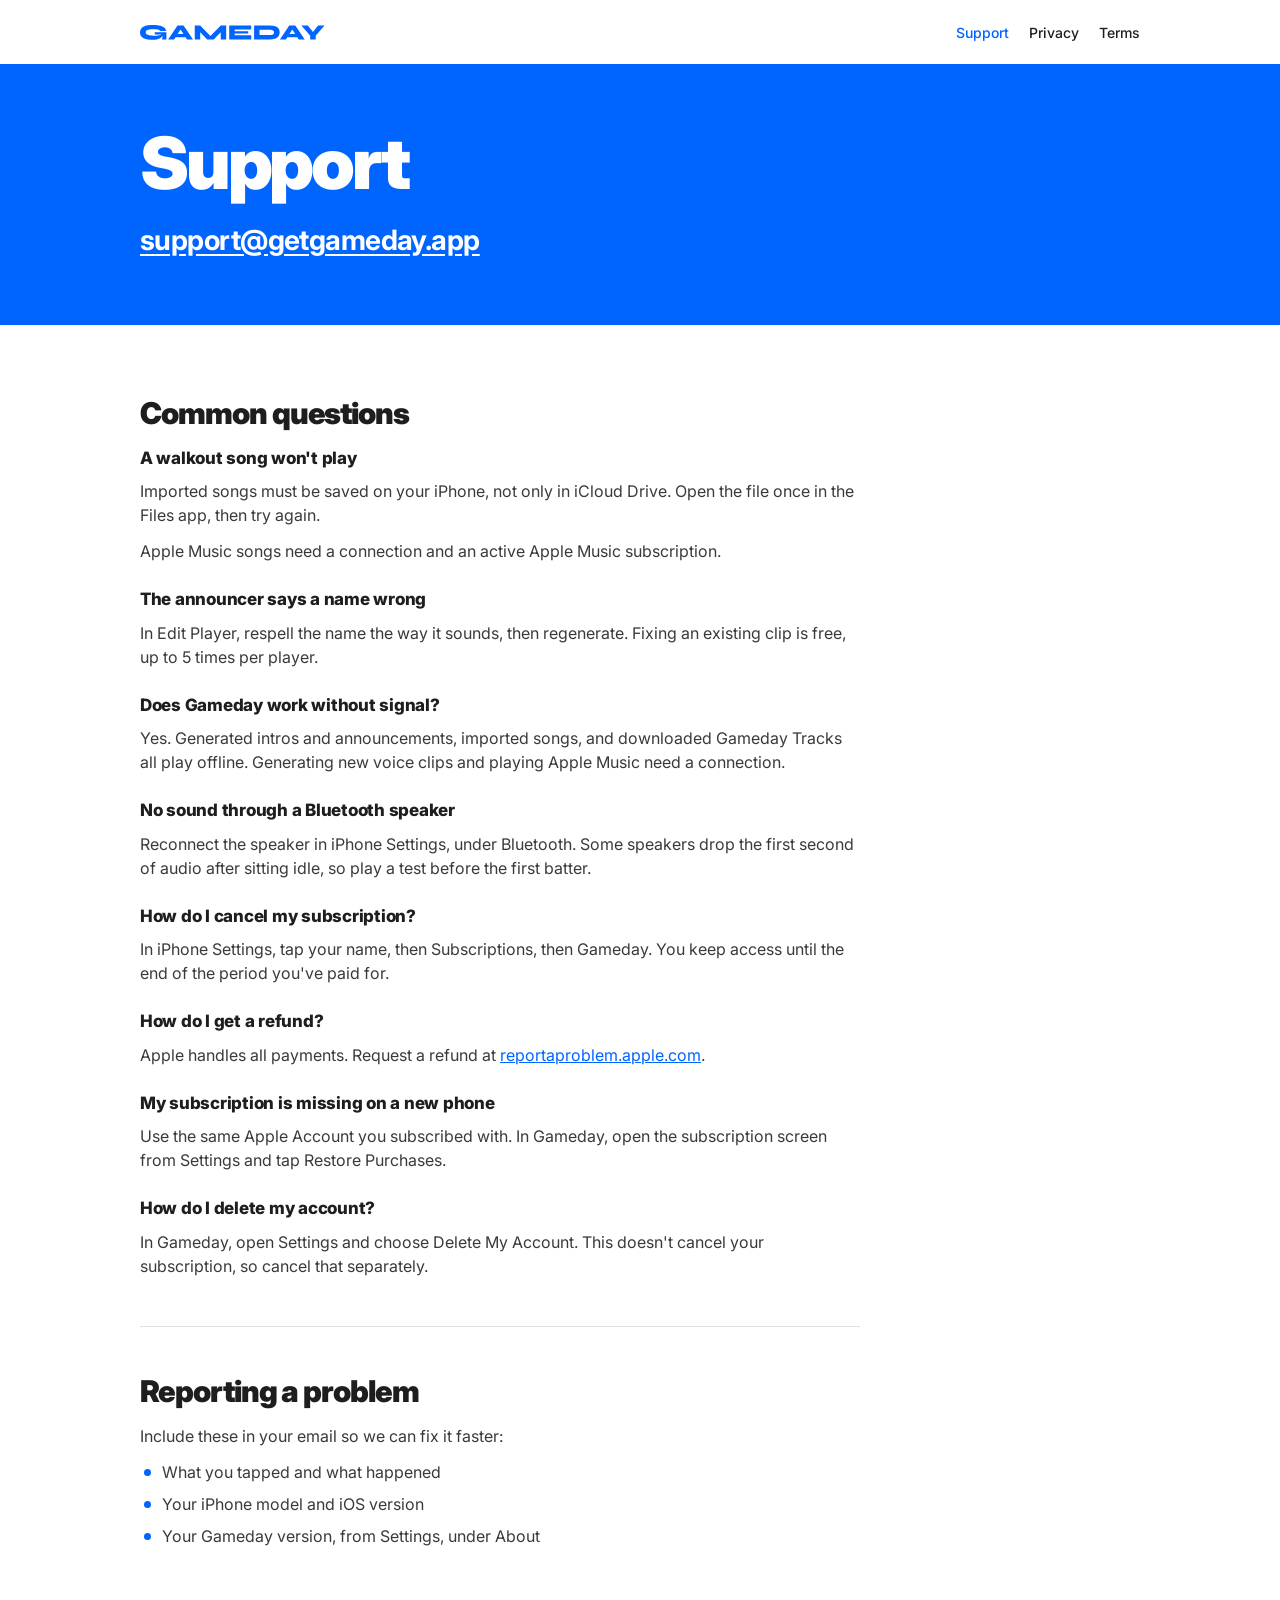
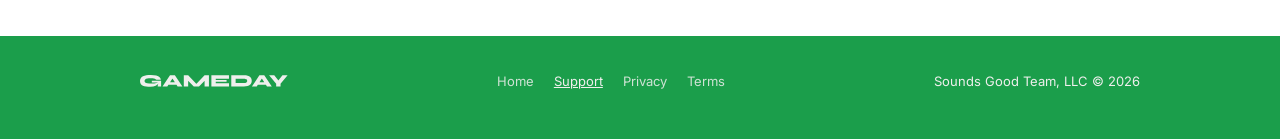
<file: support.html>
<!DOCTYPE html>
<html lang="en">
<head>
  <meta charset="UTF-8" />
  <meta name="viewport" content="width=device-width, initial-scale=1.0, viewport-fit=cover" />
  <title>Gameday Support</title>
  <meta name="description" content="Get help with Gameday: contact support and find answers to common questions." />
  <link rel="icon" type="image/png" sizes="96x96" href="/images/favicon-light.png" />
  <link rel="icon" type="image/png" sizes="96x96" href="/images/favicon-dark.png" media="(prefers-color-scheme: light)" />
  <link rel="icon" type="image/svg+xml" href="/images/favicon-light.svg" />
  <link rel="icon" type="image/svg+xml" href="/images/favicon-dark.svg" media="(prefers-color-scheme: light)" />
  <link rel="stylesheet" href="/fonts/fonts.css" />
  <link rel="stylesheet" href="/css/page.css" />
</head>
<body>

<nav>
  <div class="wrap nav-inner">
    <a href="/" class="brand"><svg class="wordmark" viewBox="0 0 1083 88" role="img" aria-label="Gameday home" xmlns="http://www.w3.org/2000/svg"><path d="M75.904 87.04C64.8107 87.04 54.6133 86.3573 45.312 84.992C36.096 83.712 28.0747 81.4933 21.248 78.336C14.5067 75.0933 9.25867 70.6987 5.504 65.152C1.83467 59.6053 0 52.608 0 44.16C0 35.712 1.87733 28.672 5.632 23.04C9.38667 17.3227 14.7627 12.8 21.76 9.472C28.8427 6.05867 37.248 3.62667 46.976 2.176C56.7893 0.725334 67.712 0 79.744 0C95.5307 0 108.757 1.45067 119.424 4.352C130.176 7.25333 138.368 11.392 144 16.768C149.632 22.0587 152.661 28.3733 153.088 35.712H119.808C118.784 33.8347 116.907 32.0427 114.176 30.336C111.445 28.544 107.349 27.0933 101.888 25.984C96.4267 24.8747 89.0453 24.32 79.744 24.32C68.8213 24.32 59.9467 25.0027 53.12 26.368C46.2933 27.648 41.3013 29.7387 38.144 32.64C34.9867 35.5413 33.408 39.3813 33.408 44.16C33.408 48.3413 35.0293 51.7973 38.272 54.528C41.5147 57.2587 46.72 59.3067 53.888 60.672C61.056 62.0373 70.528 62.72 82.304 62.72C90.5813 62.72 97.7493 62.3787 103.808 61.696C109.952 60.928 115.499 59.776 120.448 58.24C125.483 56.704 130.475 54.784 135.424 52.48L138.496 56.192C133.205 66.176 125.355 73.8133 114.944 79.104C104.533 84.3947 91.52 87.04 75.904 87.04ZM129.792 84.48C129.792 81.92 130.133 79.0187 130.816 75.776C131.499 72.5333 132.352 69.1627 133.376 65.664C134.485 62.08 135.552 58.7093 136.576 55.552H86.656V42.112H154.88V84.48H129.792Z" fill="currentColor"/><path d="M193.772 72.064V52.864H281.324V72.064H193.772ZM165.1 84.48L220.012 2.56H255.596L311.02 84.48H275.82L228.332 11.136H247.404L200.3 84.48H165.1Z" fill="currentColor"/><path d="M422.912 74.752H403.712L473.6 2.56H505.6V84.48H473.6V28.672L483.2 32.64L432.64 84.48H394.24L343.552 32.768L353.28 28.8V84.48H321.28V2.56H353.28L422.912 74.752Z" fill="currentColor"/><path d="M555.53 49.92V60.16H652.81V84.48H523.53V2.56H652.554V26.88H555.53V37.12H634.89V49.92H555.53Z" fill="currentColor"/><path d="M761.565 2.56C773.085 2.56 782.6 3.66933 790.109 5.888C797.618 8.10667 803.506 11.136 807.773 14.976C812.04 18.816 815.026 23.2107 816.733 28.16C818.525 33.024 819.421 38.144 819.421 43.52C819.421 48.896 818.44 54.0587 816.477 59.008C814.514 63.872 811.272 68.224 806.749 72.064C802.312 75.904 796.381 78.9333 788.957 81.152C781.618 83.3707 772.488 84.48 761.565 84.48H669.405V2.56H761.565ZM701.405 58.88H760.285C765.064 58.88 769.117 58.5813 772.445 57.984C775.773 57.3013 778.418 56.32 780.381 55.04C782.429 53.76 783.88 52.1813 784.733 50.304C785.672 48.3413 786.141 46.08 786.141 43.52C786.141 40.96 785.672 38.7413 784.733 36.864C783.88 34.9013 782.429 33.28 780.381 32C778.418 30.72 775.773 29.7813 772.445 29.184C769.117 28.5013 765.064 28.16 760.285 28.16H701.405V58.88Z" fill="currentColor"/><path d="M849.397 72.064V52.864H936.949V72.064H849.397ZM820.725 84.48L875.637 2.56H911.221L966.645 84.48H931.445L883.957 11.136H903.029L855.925 84.48H820.725Z" fill="currentColor"/><path d="M1082.52 2.56L1030.68 63.616V84.48H998.675V63.616L946.835 2.56H984.595L1026.71 55.68H1003.03L1044.76 2.56H1082.52Z" fill="currentColor"/></svg></a>
    <a href="/support" aria-current="page">Support</a>
    <a href="/privacy">Privacy</a>
    <a href="/terms">Terms</a>
  </div>
</nav>

<header class="hero">
  <div class="wrap">
    <h1>Support</h1>
    <a class="email" href="mailto:support@getgameday.app?subject=Gameday%20support">support@getgameday.app</a>
  </div>
</header>

<main class="legal">
  <div class="wrap">
    <article>
<section id="questions" aria-labelledby="questions-h">
<h2 id="questions-h">Common questions</h2>
<h3>A walkout song won't play</h3>
<p>Imported songs must be saved on your iPhone, not only in iCloud Drive. Open the file once in the Files app, then try again.</p>
<p>Apple Music songs need a connection and an active Apple Music subscription.</p>
<h3>The announcer says a name wrong</h3>
<p>In Edit Player, respell the name the way it sounds, then regenerate. Fixing an existing clip is free, up to 5 times per player.</p>
<h3>Does Gameday work without signal?</h3>
<p>Yes. Generated intros and announcements, imported songs, and downloaded Gameday Tracks all play offline. Generating new voice clips and playing Apple Music need a connection.</p>
<h3>No sound through a Bluetooth speaker</h3>
<p>Reconnect the speaker in iPhone Settings, under Bluetooth. Some speakers drop the first second of audio after sitting idle, so play a test before the first batter.</p>
<h3>How do I cancel my subscription?</h3>
<p>In iPhone Settings, tap your name, then Subscriptions, then Gameday. You keep access until the end of the period you've paid for.</p>
<h3>How do I get a refund?</h3>
<p>Apple handles all payments. Request a refund at <a href="https://reportaproblem.apple.com">reportaproblem.apple.com</a>.</p>
<h3>My subscription is missing on a new phone</h3>
<p>Use the same Apple Account you subscribed with. In Gameday, open the subscription screen from Settings and tap Restore Purchases.</p>
<h3>How do I delete my account?</h3>
<p>In Gameday, open Settings and choose Delete My Account. This doesn't cancel your subscription, so cancel that separately.</p>
</section>
<section id="email" aria-labelledby="email-h">
<h2 id="email-h">Reporting a problem</h2>
<p>Include these in your email so we can fix it faster:</p>
<ul>
<li>What you tapped and what happened</li>
<li>Your iPhone model and iOS version</li>
<li>Your Gameday version, from Settings, under About</li>
</ul>
</section>
    </article>
  </div>
</main>

<footer>
  <div class="wrap">
    <a href="/" class="brand"><svg class="wordmark" viewBox="0 0 1083 88" role="img" aria-label="Gameday home" xmlns="http://www.w3.org/2000/svg"><path d="M75.904 87.04C64.8107 87.04 54.6133 86.3573 45.312 84.992C36.096 83.712 28.0747 81.4933 21.248 78.336C14.5067 75.0933 9.25867 70.6987 5.504 65.152C1.83467 59.6053 0 52.608 0 44.16C0 35.712 1.87733 28.672 5.632 23.04C9.38667 17.3227 14.7627 12.8 21.76 9.472C28.8427 6.05867 37.248 3.62667 46.976 2.176C56.7893 0.725334 67.712 0 79.744 0C95.5307 0 108.757 1.45067 119.424 4.352C130.176 7.25333 138.368 11.392 144 16.768C149.632 22.0587 152.661 28.3733 153.088 35.712H119.808C118.784 33.8347 116.907 32.0427 114.176 30.336C111.445 28.544 107.349 27.0933 101.888 25.984C96.4267 24.8747 89.0453 24.32 79.744 24.32C68.8213 24.32 59.9467 25.0027 53.12 26.368C46.2933 27.648 41.3013 29.7387 38.144 32.64C34.9867 35.5413 33.408 39.3813 33.408 44.16C33.408 48.3413 35.0293 51.7973 38.272 54.528C41.5147 57.2587 46.72 59.3067 53.888 60.672C61.056 62.0373 70.528 62.72 82.304 62.72C90.5813 62.72 97.7493 62.3787 103.808 61.696C109.952 60.928 115.499 59.776 120.448 58.24C125.483 56.704 130.475 54.784 135.424 52.48L138.496 56.192C133.205 66.176 125.355 73.8133 114.944 79.104C104.533 84.3947 91.52 87.04 75.904 87.04ZM129.792 84.48C129.792 81.92 130.133 79.0187 130.816 75.776C131.499 72.5333 132.352 69.1627 133.376 65.664C134.485 62.08 135.552 58.7093 136.576 55.552H86.656V42.112H154.88V84.48H129.792Z" fill="currentColor"/><path d="M193.772 72.064V52.864H281.324V72.064H193.772ZM165.1 84.48L220.012 2.56H255.596L311.02 84.48H275.82L228.332 11.136H247.404L200.3 84.48H165.1Z" fill="currentColor"/><path d="M422.912 74.752H403.712L473.6 2.56H505.6V84.48H473.6V28.672L483.2 32.64L432.64 84.48H394.24L343.552 32.768L353.28 28.8V84.48H321.28V2.56H353.28L422.912 74.752Z" fill="currentColor"/><path d="M555.53 49.92V60.16H652.81V84.48H523.53V2.56H652.554V26.88H555.53V37.12H634.89V49.92H555.53Z" fill="currentColor"/><path d="M761.565 2.56C773.085 2.56 782.6 3.66933 790.109 5.888C797.618 8.10667 803.506 11.136 807.773 14.976C812.04 18.816 815.026 23.2107 816.733 28.16C818.525 33.024 819.421 38.144 819.421 43.52C819.421 48.896 818.44 54.0587 816.477 59.008C814.514 63.872 811.272 68.224 806.749 72.064C802.312 75.904 796.381 78.9333 788.957 81.152C781.618 83.3707 772.488 84.48 761.565 84.48H669.405V2.56H761.565ZM701.405 58.88H760.285C765.064 58.88 769.117 58.5813 772.445 57.984C775.773 57.3013 778.418 56.32 780.381 55.04C782.429 53.76 783.88 52.1813 784.733 50.304C785.672 48.3413 786.141 46.08 786.141 43.52C786.141 40.96 785.672 38.7413 784.733 36.864C783.88 34.9013 782.429 33.28 780.381 32C778.418 30.72 775.773 29.7813 772.445 29.184C769.117 28.5013 765.064 28.16 760.285 28.16H701.405V58.88Z" fill="currentColor"/><path d="M849.397 72.064V52.864H936.949V72.064H849.397ZM820.725 84.48L875.637 2.56H911.221L966.645 84.48H931.445L883.957 11.136H903.029L855.925 84.48H820.725Z" fill="currentColor"/><path d="M1082.52 2.56L1030.68 63.616V84.48H998.675V63.616L946.835 2.56H984.595L1026.71 55.68H1003.03L1044.76 2.56H1082.52Z" fill="currentColor"/></svg></a>
    <div class="footer-links">
      <a href="/">Home</a>
      <a href="/support" aria-current="page">Support</a>
      <a href="/privacy">Privacy</a>
      <a href="/terms">Terms</a>
    </div>
    <span>Sounds Good Team, LLC © 2026</span>
  </div>
</footer>

</body>
</html>
</file>
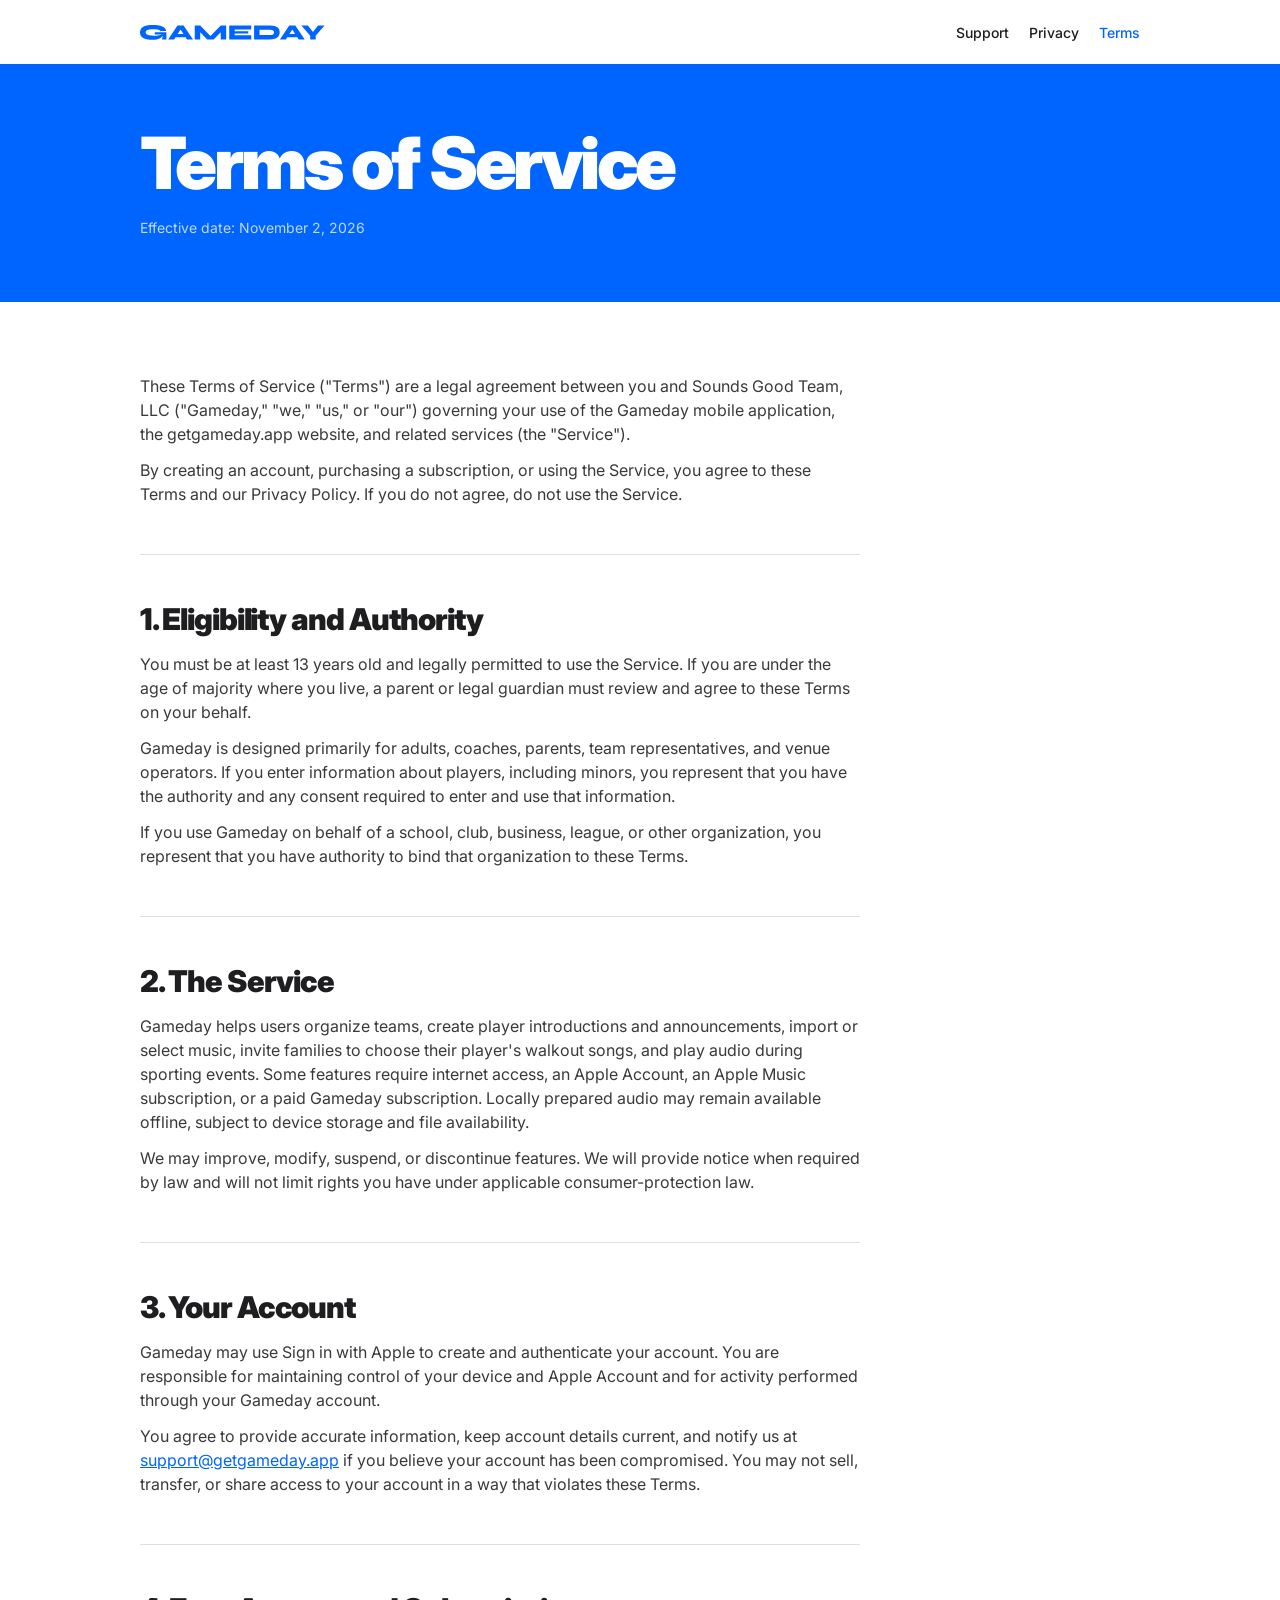
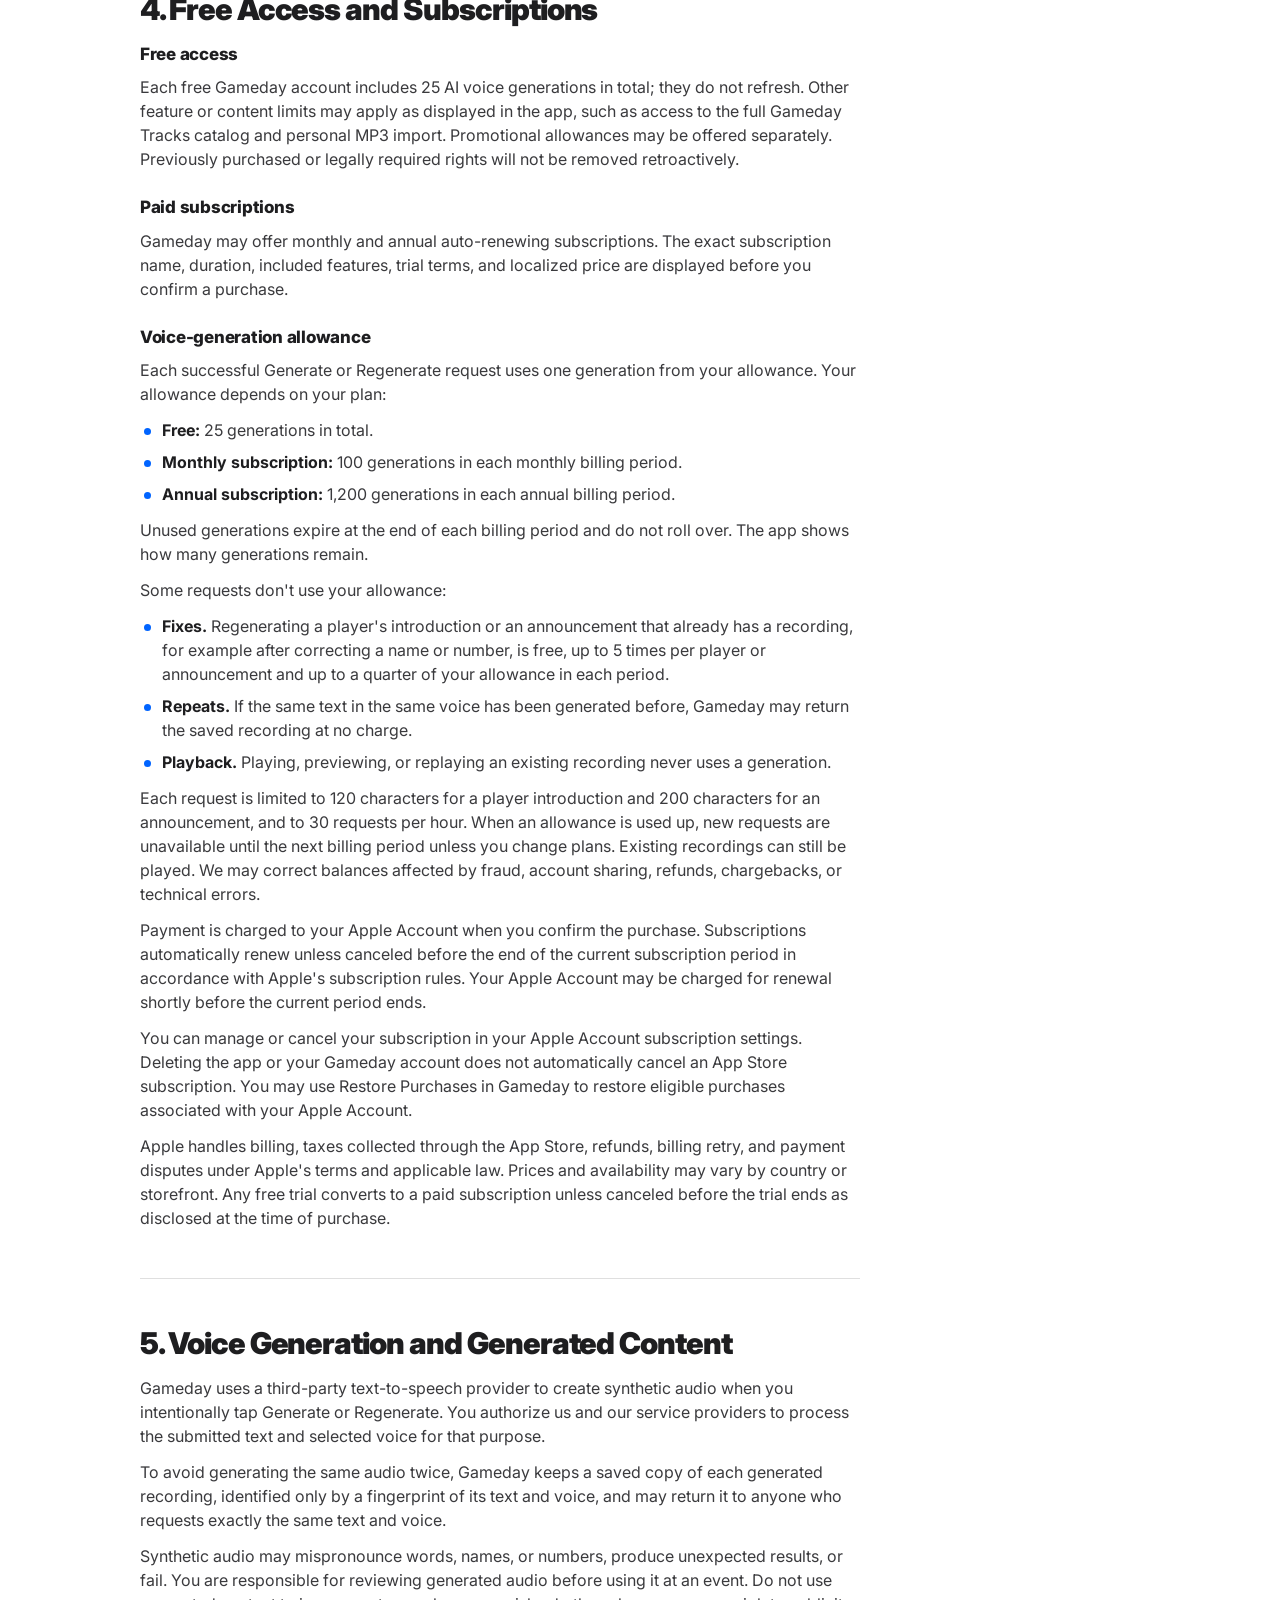
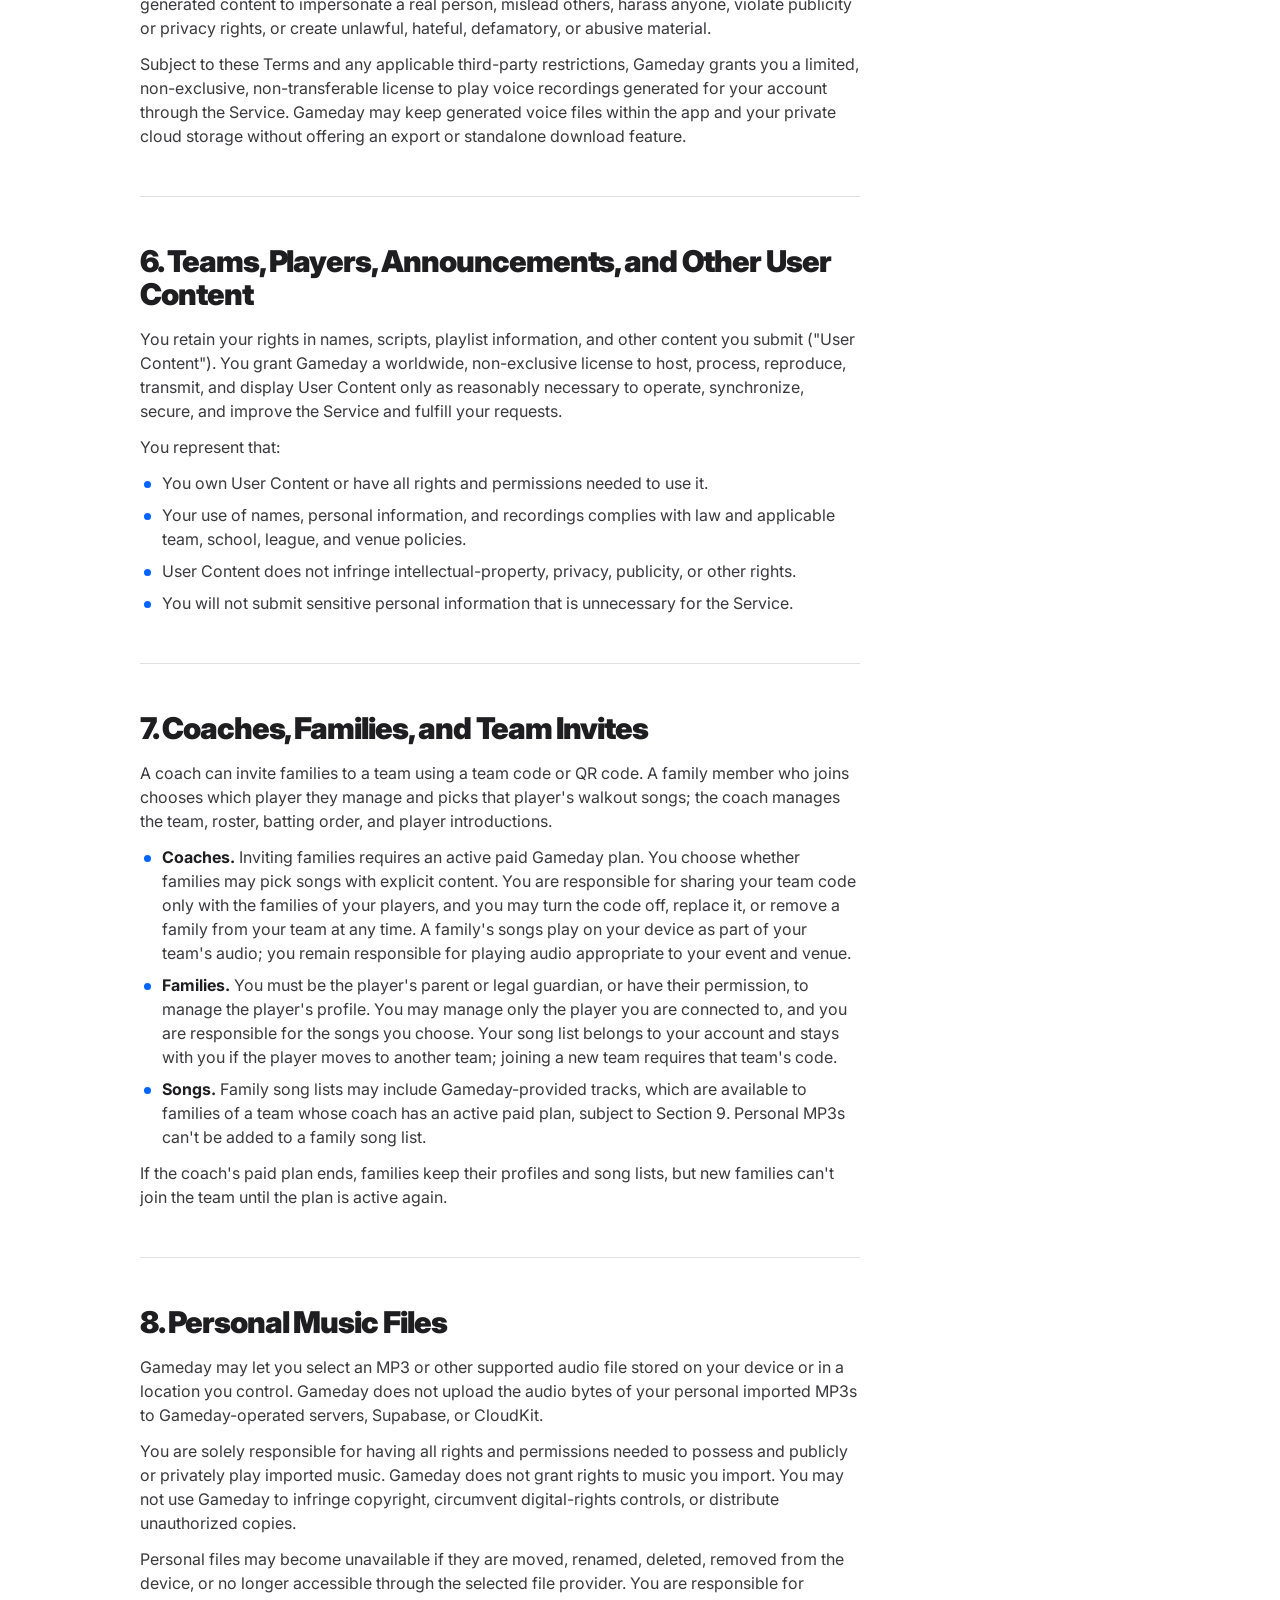
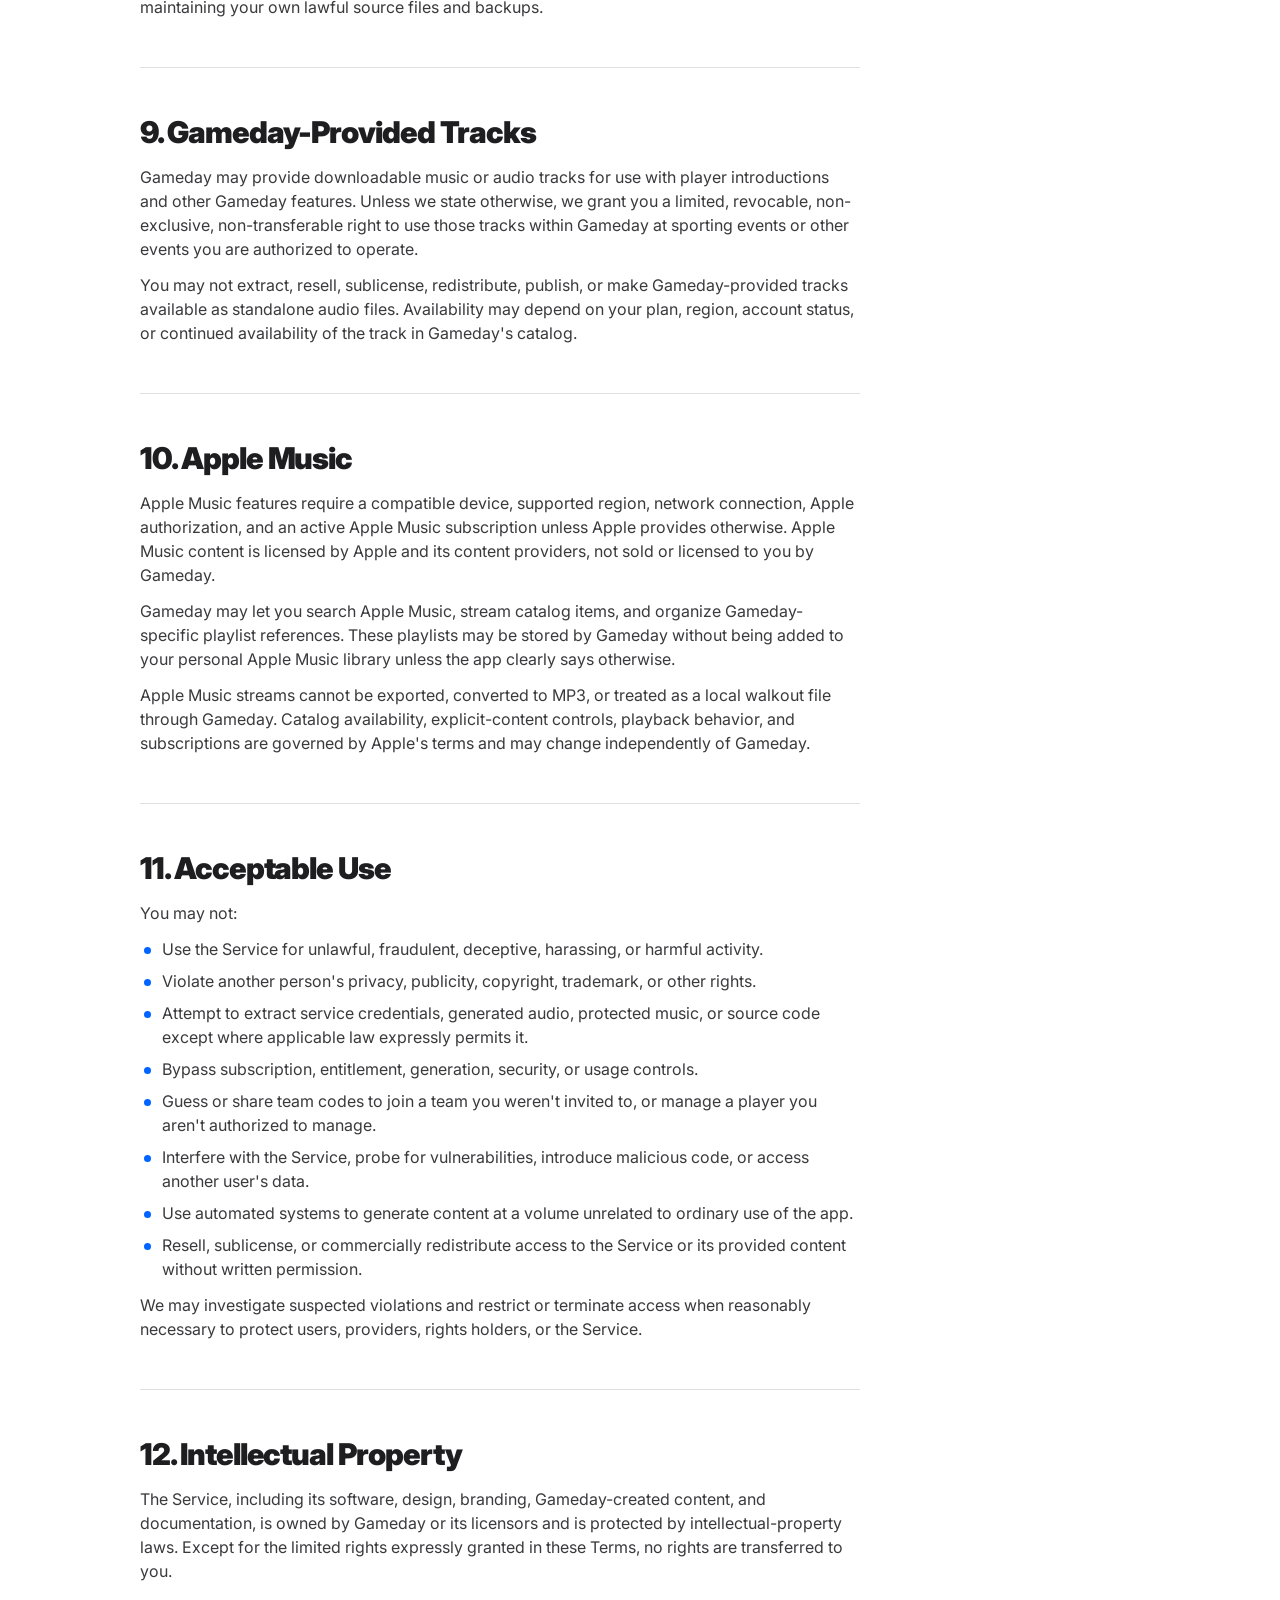
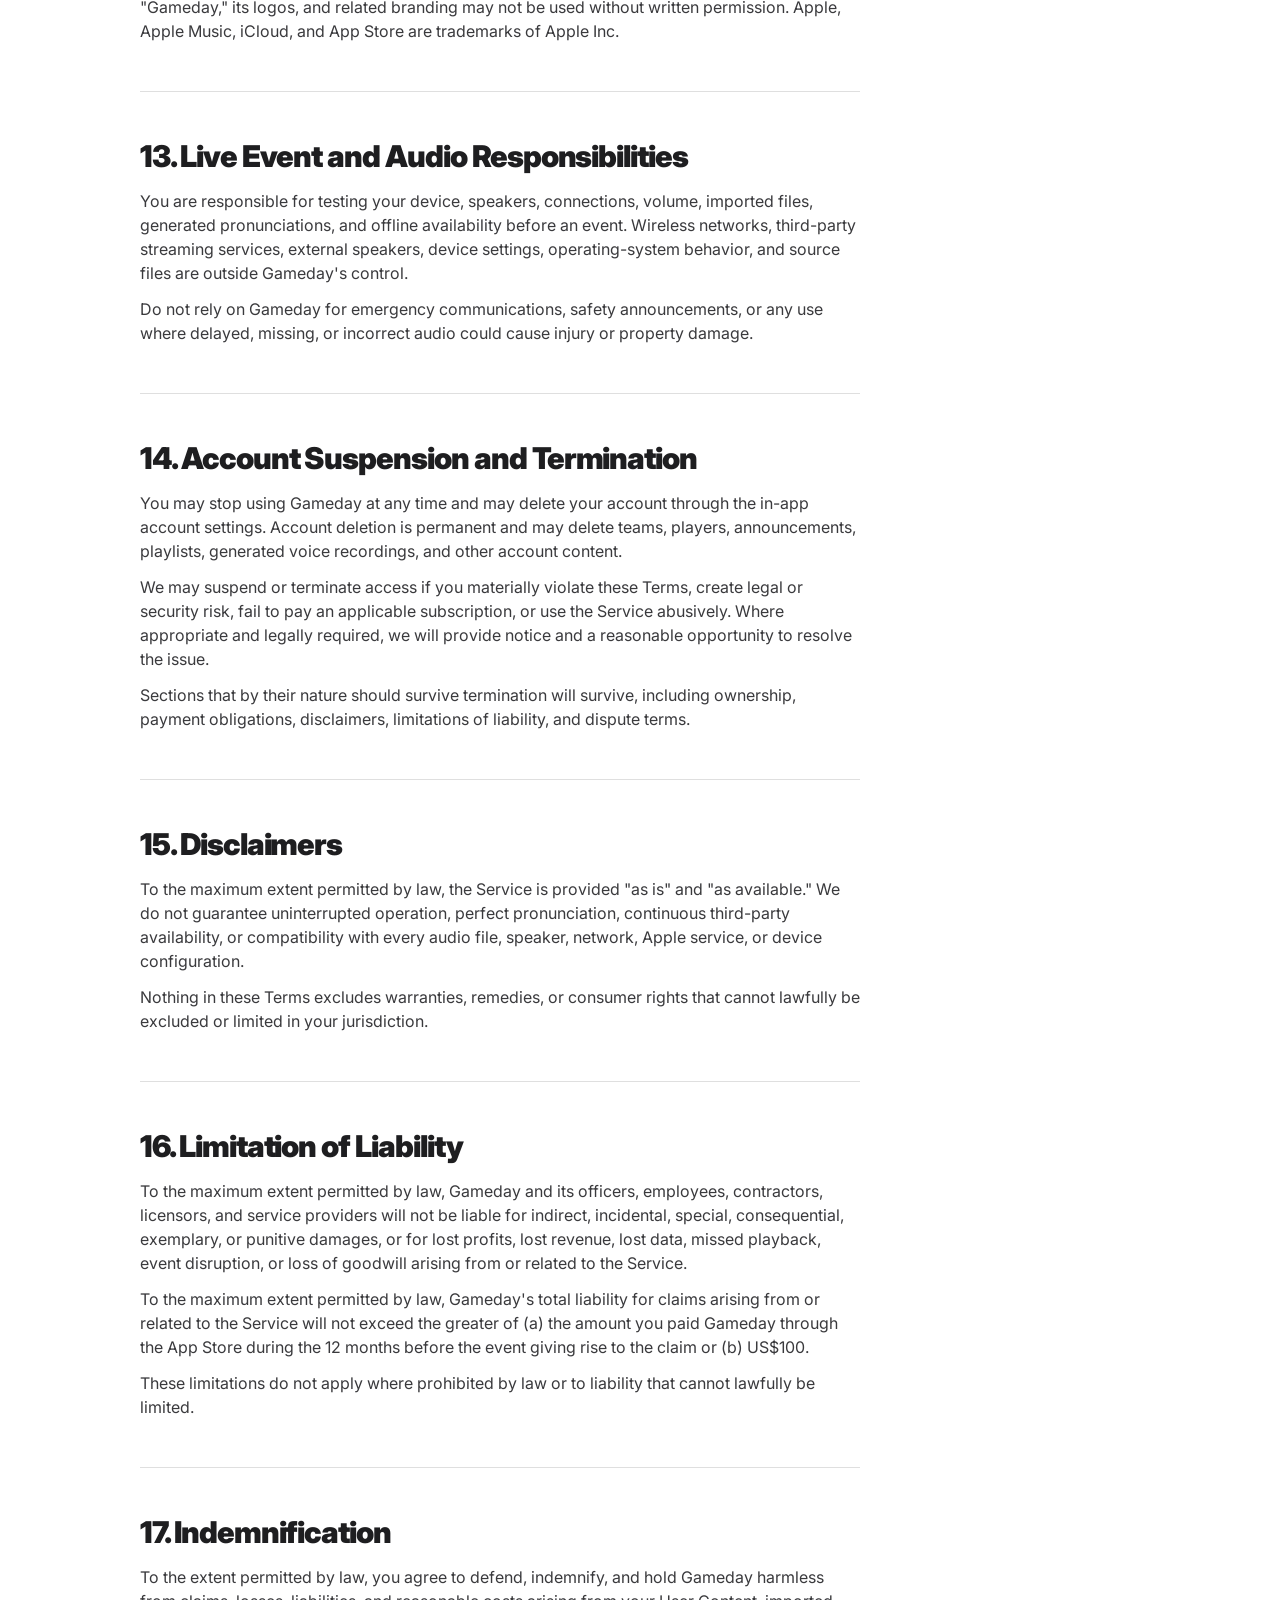
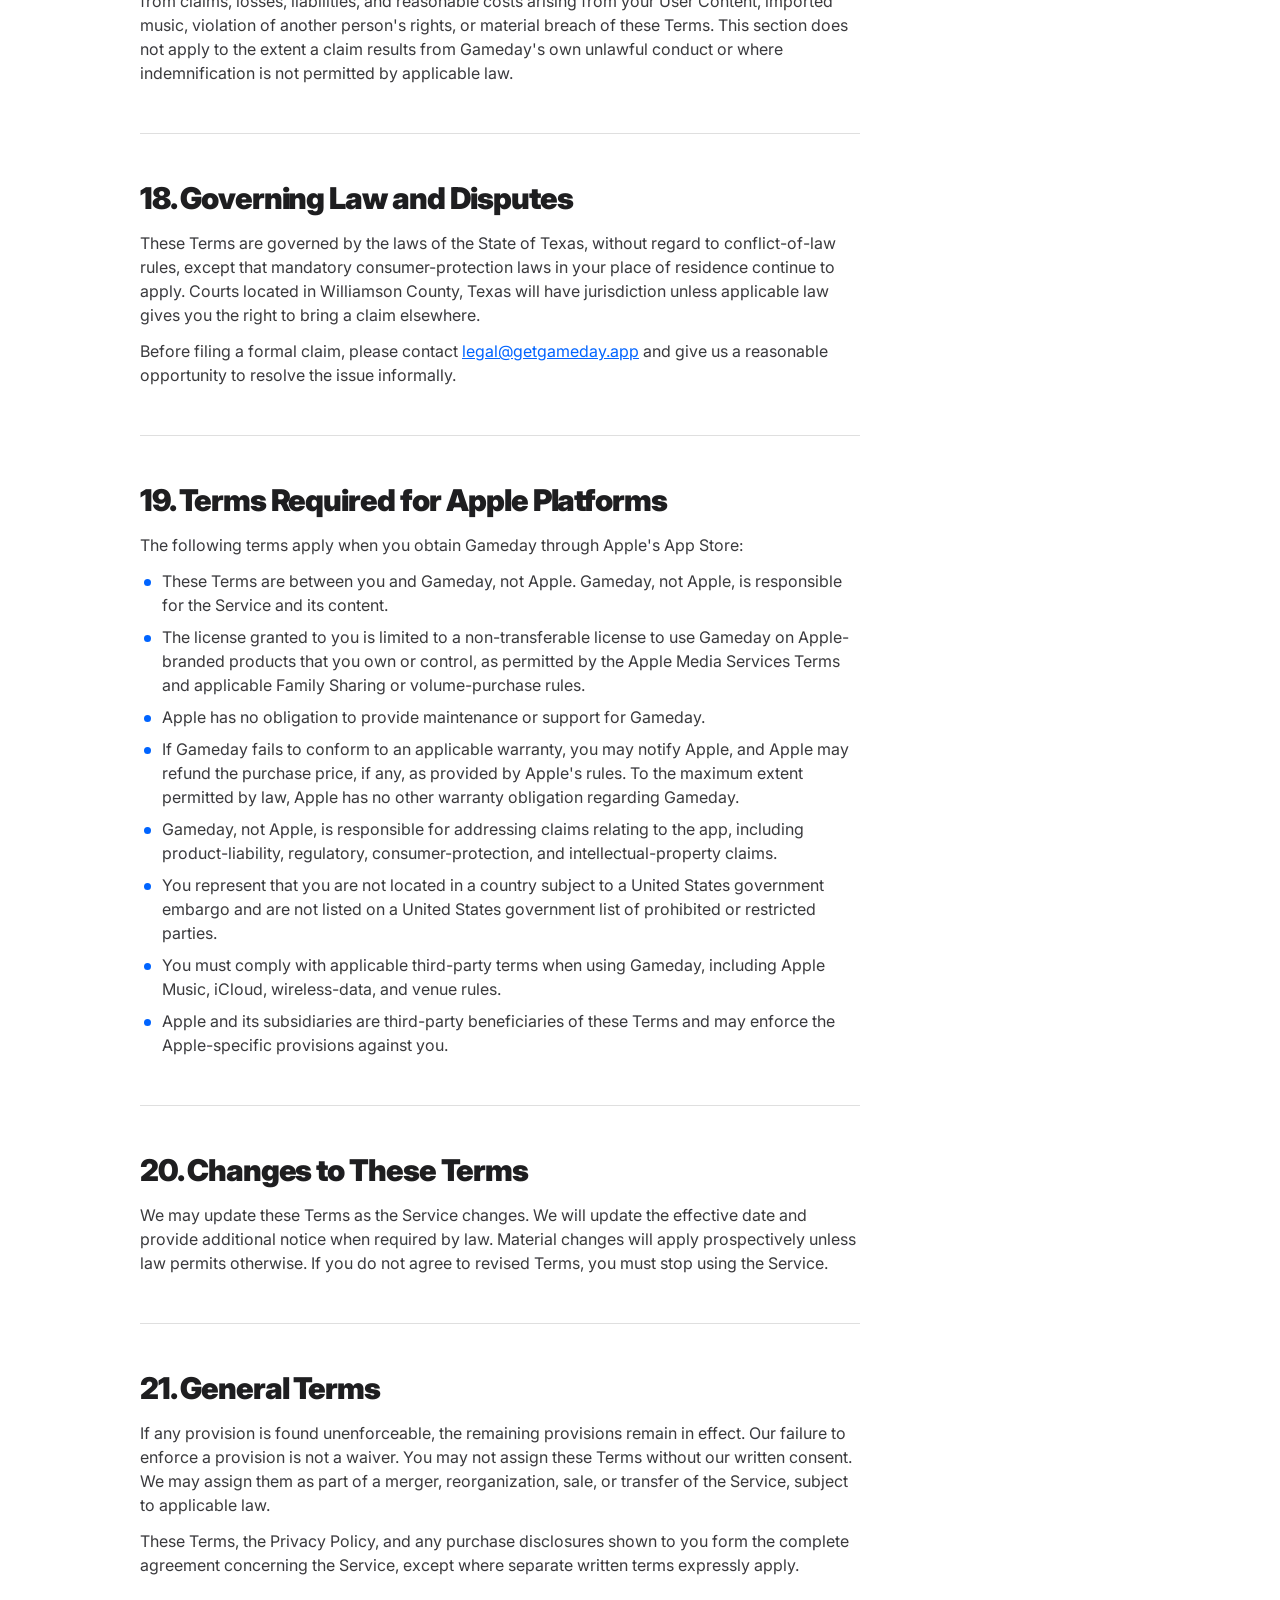
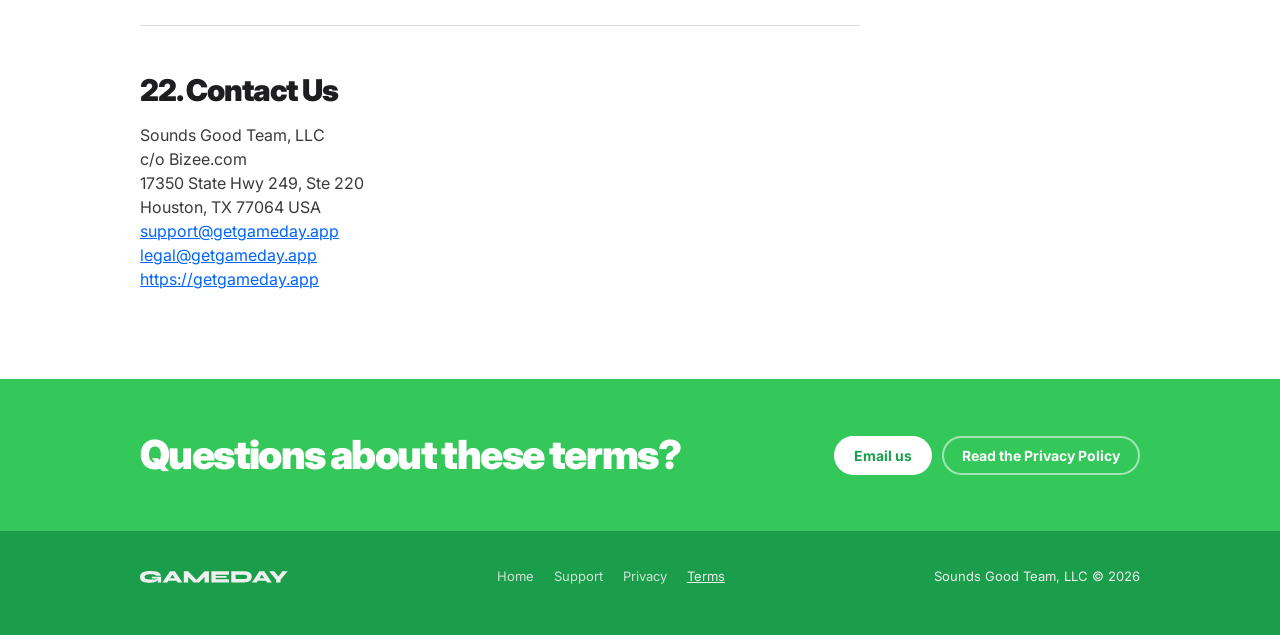
<file: terms.html>
<!DOCTYPE html>
<!-- Generated by scripts/publish-legal.mjs in the Gameday repo. Edit the Markdown there, not this file. -->
<html lang="en">
<head>
  <meta charset="UTF-8" />
  <meta name="viewport" content="width=device-width, initial-scale=1.0, viewport-fit=cover" />
  <title>Gameday Terms of Service</title>
  <meta name="description" content="The terms for using the Gameday app, website, and related services." />
  <link rel="icon" type="image/png" sizes="96x96" href="/images/favicon-light.png" />
  <link rel="icon" type="image/png" sizes="96x96" href="/images/favicon-dark.png" media="(prefers-color-scheme: light)" />
  <link rel="icon" type="image/svg+xml" href="/images/favicon-light.svg" />
  <link rel="icon" type="image/svg+xml" href="/images/favicon-dark.svg" media="(prefers-color-scheme: light)" />
  <link rel="stylesheet" href="/fonts/fonts.css" />
  <link rel="stylesheet" href="/css/page.css" />
</head>
<body>

<nav>
  <div class="wrap nav-inner">
    <a href="/" class="brand"><svg class="wordmark" viewBox="0 0 1083 88" role="img" aria-label="Gameday home" xmlns="http://www.w3.org/2000/svg"><path d="M75.904 87.04C64.8107 87.04 54.6133 86.3573 45.312 84.992C36.096 83.712 28.0747 81.4933 21.248 78.336C14.5067 75.0933 9.25867 70.6987 5.504 65.152C1.83467 59.6053 0 52.608 0 44.16C0 35.712 1.87733 28.672 5.632 23.04C9.38667 17.3227 14.7627 12.8 21.76 9.472C28.8427 6.05867 37.248 3.62667 46.976 2.176C56.7893 0.725334 67.712 0 79.744 0C95.5307 0 108.757 1.45067 119.424 4.352C130.176 7.25333 138.368 11.392 144 16.768C149.632 22.0587 152.661 28.3733 153.088 35.712H119.808C118.784 33.8347 116.907 32.0427 114.176 30.336C111.445 28.544 107.349 27.0933 101.888 25.984C96.4267 24.8747 89.0453 24.32 79.744 24.32C68.8213 24.32 59.9467 25.0027 53.12 26.368C46.2933 27.648 41.3013 29.7387 38.144 32.64C34.9867 35.5413 33.408 39.3813 33.408 44.16C33.408 48.3413 35.0293 51.7973 38.272 54.528C41.5147 57.2587 46.72 59.3067 53.888 60.672C61.056 62.0373 70.528 62.72 82.304 62.72C90.5813 62.72 97.7493 62.3787 103.808 61.696C109.952 60.928 115.499 59.776 120.448 58.24C125.483 56.704 130.475 54.784 135.424 52.48L138.496 56.192C133.205 66.176 125.355 73.8133 114.944 79.104C104.533 84.3947 91.52 87.04 75.904 87.04ZM129.792 84.48C129.792 81.92 130.133 79.0187 130.816 75.776C131.499 72.5333 132.352 69.1627 133.376 65.664C134.485 62.08 135.552 58.7093 136.576 55.552H86.656V42.112H154.88V84.48H129.792Z" fill="currentColor"/><path d="M193.772 72.064V52.864H281.324V72.064H193.772ZM165.1 84.48L220.012 2.56H255.596L311.02 84.48H275.82L228.332 11.136H247.404L200.3 84.48H165.1Z" fill="currentColor"/><path d="M422.912 74.752H403.712L473.6 2.56H505.6V84.48H473.6V28.672L483.2 32.64L432.64 84.48H394.24L343.552 32.768L353.28 28.8V84.48H321.28V2.56H353.28L422.912 74.752Z" fill="currentColor"/><path d="M555.53 49.92V60.16H652.81V84.48H523.53V2.56H652.554V26.88H555.53V37.12H634.89V49.92H555.53Z" fill="currentColor"/><path d="M761.565 2.56C773.085 2.56 782.6 3.66933 790.109 5.888C797.618 8.10667 803.506 11.136 807.773 14.976C812.04 18.816 815.026 23.2107 816.733 28.16C818.525 33.024 819.421 38.144 819.421 43.52C819.421 48.896 818.44 54.0587 816.477 59.008C814.514 63.872 811.272 68.224 806.749 72.064C802.312 75.904 796.381 78.9333 788.957 81.152C781.618 83.3707 772.488 84.48 761.565 84.48H669.405V2.56H761.565ZM701.405 58.88H760.285C765.064 58.88 769.117 58.5813 772.445 57.984C775.773 57.3013 778.418 56.32 780.381 55.04C782.429 53.76 783.88 52.1813 784.733 50.304C785.672 48.3413 786.141 46.08 786.141 43.52C786.141 40.96 785.672 38.7413 784.733 36.864C783.88 34.9013 782.429 33.28 780.381 32C778.418 30.72 775.773 29.7813 772.445 29.184C769.117 28.5013 765.064 28.16 760.285 28.16H701.405V58.88Z" fill="currentColor"/><path d="M849.397 72.064V52.864H936.949V72.064H849.397ZM820.725 84.48L875.637 2.56H911.221L966.645 84.48H931.445L883.957 11.136H903.029L855.925 84.48H820.725Z" fill="currentColor"/><path d="M1082.52 2.56L1030.68 63.616V84.48H998.675V63.616L946.835 2.56H984.595L1026.71 55.68H1003.03L1044.76 2.56H1082.52Z" fill="currentColor"/></svg></a>
    <a href="/support">Support</a>
    <a href="/privacy">Privacy</a>
    <a href="/terms" aria-current="page">Terms</a>
  </div>
</nav>

<header class="hero">
  <div class="wrap">
    <h1>Terms of Service</h1>
    <p class="updated">Effective date: November 2, 2026</p>
  </div>
</header>

<main class="legal">
  <div class="wrap">
    <article>
<section>
<p>These Terms of Service ("Terms") are a legal agreement between you and
Sounds Good Team, LLC ("Gameday," "we," "us," or "our") governing your use of
the Gameday mobile application, the getgameday.app website, and related
services (the "Service").</p>
<p>By creating an account, purchasing a subscription, or using the Service, you
agree to these Terms and our Privacy Policy. If you do not agree, do not use the
Service.</p>
</section>
<section id="eligibility-and-authority" aria-labelledby="eligibility-and-authority-h">
<h2 id="eligibility-and-authority-h">1. Eligibility and Authority</h2>
<p>You must be at least 13 years old and legally permitted to use the Service. If
you are under the age of majority where you live, a parent or legal guardian
must review and agree to these Terms on your behalf.</p>
<p>Gameday is designed primarily for adults, coaches, parents, team
representatives, and venue operators. If you enter information about players,
including minors, you represent that you have the authority and any consent
required to enter and use that information.</p>
<p>If you use Gameday on behalf of a school, club, business, league, or other
organization, you represent that you have authority to bind that organization
to these Terms.</p>
</section>
<section id="the-service" aria-labelledby="the-service-h">
<h2 id="the-service-h">2. The Service</h2>
<p>Gameday helps users organize teams, create player introductions and
announcements, import or select music, invite families to choose their
player's walkout songs, and play audio during sporting events.
Some features require internet access, an Apple Account, an Apple Music
subscription, or a paid Gameday subscription. Locally prepared audio may remain
available offline, subject to device storage and file availability.</p>
<p>We may improve, modify, suspend, or discontinue features. We will provide
notice when required by law and will not limit rights you have under applicable
consumer-protection law.</p>
</section>
<section id="your-account" aria-labelledby="your-account-h">
<h2 id="your-account-h">3. Your Account</h2>
<p>Gameday may use Sign in with Apple to create and authenticate your account. You
are responsible for maintaining control of your device and Apple Account and
for activity performed through your Gameday account.</p>
<p>You agree to provide accurate information, keep account details current, and
notify us at <a href="mailto:support@getgameday.app">support@getgameday.app</a> if you believe your account has been
compromised.
You may not sell, transfer, or share access to your account in a way that
violates these Terms.</p>
</section>
<section id="free-access-and-subscriptions" aria-labelledby="free-access-and-subscriptions-h">
<h2 id="free-access-and-subscriptions-h">4. Free Access and Subscriptions</h2>
<h3>Free access</h3>
<p>Each free Gameday account includes 25 AI voice generations in total; they do
not refresh. Other feature or content limits may apply as displayed in the app,
such as access to the full Gameday Tracks catalog and personal MP3 import.
Promotional allowances may be offered separately. Previously purchased or
legally required rights will not be removed retroactively.</p>
<h3>Paid subscriptions</h3>
<p>Gameday may offer monthly and annual auto-renewing subscriptions. The exact
subscription name, duration, included features, trial terms, and localized
price are displayed before you confirm a purchase.</p>
<h3>Voice-generation allowance</h3>
<p>Each successful Generate or Regenerate request uses one generation from your
allowance. Your allowance depends on your plan:</p>
<ul>
<li><strong>Free:</strong> 25 generations in total.</li>
<li><strong>Monthly subscription:</strong> 100 generations in each monthly billing period.</li>
<li><strong>Annual subscription:</strong> 1,200 generations in each annual billing period.</li>
</ul>
<p>Unused generations expire at the end of each billing period and do not roll
over. The app shows how many generations remain.</p>
<p>Some requests don't use your allowance:</p>
<ul>
<li><strong>Fixes.</strong> Regenerating a player's introduction or an announcement that already has a recording, for example after correcting a name or number, is free, up to 5 times per player or announcement and up to a quarter of your allowance in each period.</li>
<li><strong>Repeats.</strong> If the same text in the same voice has been generated before, Gameday may return the saved recording at no charge.</li>
<li><strong>Playback.</strong> Playing, previewing, or replaying an existing recording never uses a generation.</li>
</ul>
<p>Each request is limited to 120 characters for a player introduction and 200
characters for an announcement, and to 30 requests per hour. When an allowance
is used up, new requests are unavailable until the next billing period unless
you change plans. Existing recordings can still be played. We may correct
balances affected by fraud, account sharing, refunds, chargebacks, or technical
errors.</p>
<p>Payment is charged to your Apple Account when you confirm the purchase.
Subscriptions automatically renew unless canceled before the end of the
current subscription period in accordance with Apple's subscription rules.
Your Apple Account may be charged for renewal shortly before the current period
ends.</p>
<p>You can manage or cancel your subscription in your Apple Account subscription
settings. Deleting the app or your Gameday account does not automatically cancel
an App Store subscription. You may use Restore Purchases in Gameday to restore
eligible purchases associated with your Apple Account.</p>
<p>Apple handles billing, taxes collected through the App Store, refunds, billing
retry, and payment disputes under Apple's terms and applicable law. Prices and
availability may vary by country or storefront. Any free trial converts to a
paid subscription unless canceled before the trial ends as disclosed at the
time of purchase.</p>
</section>
<section id="voice-generation-and-generated-content" aria-labelledby="voice-generation-and-generated-content-h">
<h2 id="voice-generation-and-generated-content-h">5. Voice Generation and Generated Content</h2>
<p>Gameday uses a third-party text-to-speech provider to create synthetic audio
when you intentionally tap Generate or Regenerate. You authorize us and our
service providers to process the submitted text and selected voice for that
purpose.</p>
<p>To avoid generating the same audio twice, Gameday keeps a saved copy of each
generated recording, identified only by a fingerprint of its text and voice,
and may return it to anyone who requests exactly the same text and voice.</p>
<p>Synthetic audio may mispronounce words, names, or numbers, produce unexpected
results, or fail. You are responsible for reviewing generated audio before
using it at an event. Do not use generated content to impersonate a real person,
mislead others, harass anyone, violate publicity or privacy rights, or create
unlawful, hateful, defamatory, or abusive material.</p>
<p>Subject to these Terms and any applicable third-party restrictions, Gameday
grants you a limited, non-exclusive, non-transferable license to play voice
recordings generated for your account through the Service. Gameday may keep
generated voice files within the app and your private cloud storage without
offering an export or standalone download feature.</p>
</section>
<section id="teams-players-announcements-and-other-user-content" aria-labelledby="teams-players-announcements-and-other-user-content-h">
<h2 id="teams-players-announcements-and-other-user-content-h">6. Teams, Players, Announcements, and Other User Content</h2>
<p>You retain your rights in names, scripts, playlist information, and other
content you submit ("User Content"). You grant Gameday a worldwide,
non-exclusive license to host, process, reproduce, transmit, and display User
Content only as reasonably necessary to operate, synchronize, secure, and
improve the Service and fulfill your requests.</p>
<p>You represent that:</p>
<ul>
<li>You own User Content or have all rights and permissions needed to use it.</li>
<li>Your use of names, personal information, and recordings complies with law and applicable team, school, league, and venue policies.</li>
<li>User Content does not infringe intellectual-property, privacy, publicity, or other rights.</li>
<li>You will not submit sensitive personal information that is unnecessary for the Service.</li>
</ul>
</section>
<section id="coaches-families-and-team-invites" aria-labelledby="coaches-families-and-team-invites-h">
<h2 id="coaches-families-and-team-invites-h">7. Coaches, Families, and Team Invites</h2>
<p>A coach can invite families to a team using a team code or QR code. A family
member who joins chooses which player they manage and picks that player's
walkout songs; the coach manages the team, roster, batting order, and player
introductions.</p>
<ul>
<li><strong>Coaches.</strong> Inviting families requires an active paid Gameday plan. You choose whether families may pick songs with explicit content. You are responsible for sharing your team code only with the families of your players, and you may turn the code off, replace it, or remove a family from your team at any time. A family's songs play on your device as part of your team's audio; you remain responsible for playing audio appropriate to your event and venue.</li>
<li><strong>Families.</strong> You must be the player's parent or legal guardian, or have their permission, to manage the player's profile. You may manage only the player you are connected to, and you are responsible for the songs you choose. Your song list belongs to your account and stays with you if the player moves to another team; joining a new team requires that team's code.</li>
<li><strong>Songs.</strong> Family song lists may include Gameday-provided tracks, which are available to families of a team whose coach has an active paid plan, subject to Section 9. Personal MP3s can't be added to a family song list.</li>
</ul>
<p>If the coach's paid plan ends, families keep their profiles and song lists, but
new families can't join the team until the plan is active again.</p>
</section>
<section id="personal-music-files" aria-labelledby="personal-music-files-h">
<h2 id="personal-music-files-h">8. Personal Music Files</h2>
<p>Gameday may let you select an MP3 or other supported audio file stored on your
device or in a location you control. Gameday does not upload the audio bytes of
your personal imported MP3s to Gameday-operated servers, Supabase, or CloudKit.</p>
<p>You are solely responsible for having all rights and permissions needed to
possess and publicly or privately play imported music. Gameday does not grant
rights to music you import. You may not use Gameday to infringe copyright,
circumvent digital-rights controls, or distribute unauthorized copies.</p>
<p>Personal files may become unavailable if they are moved, renamed, deleted,
removed from the device, or no longer accessible through the selected file
provider. You are responsible for maintaining your own lawful source files and
backups.</p>
</section>
<section id="gameday-provided-tracks" aria-labelledby="gameday-provided-tracks-h">
<h2 id="gameday-provided-tracks-h">9. Gameday-Provided Tracks</h2>
<p>Gameday may provide downloadable music or audio tracks for use with player
introductions and other Gameday features. Unless we state otherwise, we grant
you a limited, revocable, non-exclusive, non-transferable right to use those
tracks within Gameday at sporting events or other events you are authorized to
operate.</p>
<p>You may not extract, resell, sublicense, redistribute, publish, or make
Gameday-provided tracks available as standalone audio files. Availability may
depend on your plan, region, account status, or continued availability of the
track in Gameday's catalog.</p>
</section>
<section id="apple-music" aria-labelledby="apple-music-h">
<h2 id="apple-music-h">10. Apple Music</h2>
<p>Apple Music features require a compatible device, supported region, network
connection, Apple authorization, and an active Apple Music subscription unless
Apple provides otherwise. Apple Music content is licensed by Apple and its
content providers, not sold or licensed to you by Gameday.</p>
<p>Gameday may let you search Apple Music, stream catalog items, and organize
Gameday-specific playlist references. These playlists may be stored by Gameday
without being added to your personal Apple Music library unless the app clearly
says otherwise.</p>
<p>Apple Music streams cannot be exported, converted to MP3, or treated as a local
walkout file through Gameday. Catalog availability, explicit-content controls,
playback behavior, and subscriptions are governed by Apple's terms and may
change independently of Gameday.</p>
</section>
<section id="acceptable-use" aria-labelledby="acceptable-use-h">
<h2 id="acceptable-use-h">11. Acceptable Use</h2>
<p>You may not:</p>
<ul>
<li>Use the Service for unlawful, fraudulent, deceptive, harassing, or harmful activity.</li>
<li>Violate another person's privacy, publicity, copyright, trademark, or other rights.</li>
<li>Attempt to extract service credentials, generated audio, protected music, or source code except where applicable law expressly permits it.</li>
<li>Bypass subscription, entitlement, generation, security, or usage controls.</li>
<li>Guess or share team codes to join a team you weren't invited to, or manage a player you aren't authorized to manage.</li>
<li>Interfere with the Service, probe for vulnerabilities, introduce malicious code, or access another user's data.</li>
<li>Use automated systems to generate content at a volume unrelated to ordinary use of the app.</li>
<li>Resell, sublicense, or commercially redistribute access to the Service or its provided content without written permission.</li>
</ul>
<p>We may investigate suspected violations and restrict or terminate access when
reasonably necessary to protect users, providers, rights holders, or the
Service.</p>
</section>
<section id="intellectual-property" aria-labelledby="intellectual-property-h">
<h2 id="intellectual-property-h">12. Intellectual Property</h2>
<p>The Service, including its software, design, branding, Gameday-created content,
and documentation, is owned by Gameday or its licensors and is protected by
intellectual-property laws. Except for the limited rights expressly granted in
these Terms, no rights are transferred to you.</p>
<p>"Gameday," its logos, and related branding may not be used without written
permission. Apple, Apple Music, iCloud, and App Store are trademarks of Apple
Inc.</p>
</section>
<section id="live-event-and-audio-responsibilities" aria-labelledby="live-event-and-audio-responsibilities-h">
<h2 id="live-event-and-audio-responsibilities-h">13. Live Event and Audio Responsibilities</h2>
<p>You are responsible for testing your device, speakers, connections, volume,
imported files, generated pronunciations, and offline availability before an
event. Wireless networks, third-party streaming services, external speakers,
device settings, operating-system behavior, and source files are outside
Gameday's control.</p>
<p>Do not rely on Gameday for emergency communications, safety announcements, or
any use where delayed, missing, or incorrect audio could cause injury or
property damage.</p>
</section>
<section id="account-suspension-and-termination" aria-labelledby="account-suspension-and-termination-h">
<h2 id="account-suspension-and-termination-h">14. Account Suspension and Termination</h2>
<p>You may stop using Gameday at any time and may delete your account through the
in-app account settings. Account deletion is permanent and may delete teams,
players, announcements, playlists, generated voice recordings, and other
account content.</p>
<p>We may suspend or terminate access if you materially violate these Terms,
create legal or security risk, fail to pay an applicable subscription, or use
the Service abusively. Where appropriate and legally required, we will provide
notice and a reasonable opportunity to resolve the issue.</p>
<p>Sections that by their nature should survive termination will survive,
including ownership, payment obligations, disclaimers, limitations of
liability, and dispute terms.</p>
</section>
<section id="disclaimers" aria-labelledby="disclaimers-h">
<h2 id="disclaimers-h">15. Disclaimers</h2>
<p>To the maximum extent permitted by law, the Service is provided "as is" and
"as available." We do not guarantee uninterrupted operation, perfect
pronunciation, continuous third-party availability, or compatibility with
every audio file, speaker, network, Apple service, or device configuration.</p>
<p>Nothing in these Terms excludes warranties, remedies, or consumer rights that
cannot lawfully be excluded or limited in your jurisdiction.</p>
</section>
<section id="limitation-of-liability" aria-labelledby="limitation-of-liability-h">
<h2 id="limitation-of-liability-h">16. Limitation of Liability</h2>
<p>To the maximum extent permitted by law, Gameday and its officers, employees,
contractors, licensors, and service providers will not be liable for indirect,
incidental, special, consequential, exemplary, or punitive damages, or for lost
profits, lost revenue, lost data, missed playback, event disruption, or loss of
goodwill arising from or related to the Service.</p>
<p>To the maximum extent permitted by law, Gameday's total liability for claims
arising from or related to the Service will not exceed the greater of (a) the
amount you paid Gameday through the App Store during the 12 months before the
event giving rise to the claim or (b) US$100.</p>
<p>These limitations do not apply where prohibited by law or to liability that
cannot lawfully be limited.</p>
</section>
<section id="indemnification" aria-labelledby="indemnification-h">
<h2 id="indemnification-h">17. Indemnification</h2>
<p>To the extent permitted by law, you agree to defend, indemnify, and hold
Gameday harmless from claims, losses, liabilities, and reasonable costs arising
from your User Content, imported music, violation of another person's rights,
or material breach of these Terms. This section does not apply to the extent a
claim results from Gameday's own unlawful conduct or where indemnification is
not permitted by applicable law.</p>
</section>
<section id="governing-law-and-disputes" aria-labelledby="governing-law-and-disputes-h">
<h2 id="governing-law-and-disputes-h">18. Governing Law and Disputes</h2>
<p>These Terms are governed by the laws of the State of Texas, without
regard to conflict-of-law rules, except that mandatory consumer-protection laws
in your place of residence continue to apply. Courts located in Williamson County, Texas will
have jurisdiction unless applicable law gives you the right to bring a claim
elsewhere.</p>
<p>Before filing a formal claim, please contact <a href="mailto:legal@getgameday.app">legal@getgameday.app</a> and give us a
reasonable opportunity to resolve the issue informally.</p>
</section>
<section id="terms-required-for-apple-platforms" aria-labelledby="terms-required-for-apple-platforms-h">
<h2 id="terms-required-for-apple-platforms-h">19. Terms Required for Apple Platforms</h2>
<p>The following terms apply when you obtain Gameday through Apple's App Store:</p>
<ul>
<li>These Terms are between you and Gameday, not Apple. Gameday, not Apple, is responsible for the Service and its content.</li>
<li>The license granted to you is limited to a non-transferable license to use Gameday on Apple-branded products that you own or control, as permitted by the Apple Media Services Terms and applicable Family Sharing or volume-purchase rules.</li>
<li>Apple has no obligation to provide maintenance or support for Gameday.</li>
<li>If Gameday fails to conform to an applicable warranty, you may notify Apple, and Apple may refund the purchase price, if any, as provided by Apple's rules. To the maximum extent permitted by law, Apple has no other warranty obligation regarding Gameday.</li>
<li>Gameday, not Apple, is responsible for addressing claims relating to the app, including product-liability, regulatory, consumer-protection, and intellectual-property claims.</li>
<li>You represent that you are not located in a country subject to a United States government embargo and are not listed on a United States government list of prohibited or restricted parties.</li>
<li>You must comply with applicable third-party terms when using Gameday, including Apple Music, iCloud, wireless-data, and venue rules.</li>
<li>Apple and its subsidiaries are third-party beneficiaries of these Terms and may enforce the Apple-specific provisions against you.</li>
</ul>
</section>
<section id="changes-to-these-terms" aria-labelledby="changes-to-these-terms-h">
<h2 id="changes-to-these-terms-h">20. Changes to These Terms</h2>
<p>We may update these Terms as the Service changes. We will update the effective
date and provide additional notice when required by law. Material changes will
apply prospectively unless law permits otherwise. If you do not agree to revised
Terms, you must stop using the Service.</p>
</section>
<section id="general-terms" aria-labelledby="general-terms-h">
<h2 id="general-terms-h">21. General Terms</h2>
<p>If any provision is found unenforceable, the remaining provisions remain in
effect. Our failure to enforce a provision is not a waiver. You may not assign
these Terms without our written consent. We may assign them as part of a merger,
reorganization, sale, or transfer of the Service, subject to applicable law.</p>
<p>These Terms, the Privacy Policy, and any purchase disclosures shown to you form
the complete agreement concerning the Service, except where separate written
terms expressly apply.</p>
</section>
<section id="contact-us" aria-labelledby="contact-us-h">
<h2 id="contact-us-h">22. Contact Us</h2>
<p>Sounds Good Team, LLC<br />
c/o Bizee.com<br />
17350 State Hwy 249, Ste 220<br />
Houston, TX 77064 USA<br />
<a href="mailto:support@getgameday.app">support@getgameday.app</a><br />
<a href="mailto:legal@getgameday.app">legal@getgameday.app</a><br />
<a href="https://getgameday.app">https://getgameday.app</a></p>
</section>
    </article>
  </div>
</main>

<section class="cta" aria-label="Contact">
  <div class="wrap">
    <h2>Questions about these terms?</h2>
    <div class="row">
      <a href="mailto:support@getgameday.app?subject=Terms%20question" class="pill pill-white">Email us</a>
      <a href="/privacy" class="pill pill-ghost">Read the Privacy Policy</a>
    </div>
  </div>
</section>

<footer>
  <div class="wrap">
    <a href="/" class="brand"><svg class="wordmark" viewBox="0 0 1083 88" role="img" aria-label="Gameday home" xmlns="http://www.w3.org/2000/svg"><path d="M75.904 87.04C64.8107 87.04 54.6133 86.3573 45.312 84.992C36.096 83.712 28.0747 81.4933 21.248 78.336C14.5067 75.0933 9.25867 70.6987 5.504 65.152C1.83467 59.6053 0 52.608 0 44.16C0 35.712 1.87733 28.672 5.632 23.04C9.38667 17.3227 14.7627 12.8 21.76 9.472C28.8427 6.05867 37.248 3.62667 46.976 2.176C56.7893 0.725334 67.712 0 79.744 0C95.5307 0 108.757 1.45067 119.424 4.352C130.176 7.25333 138.368 11.392 144 16.768C149.632 22.0587 152.661 28.3733 153.088 35.712H119.808C118.784 33.8347 116.907 32.0427 114.176 30.336C111.445 28.544 107.349 27.0933 101.888 25.984C96.4267 24.8747 89.0453 24.32 79.744 24.32C68.8213 24.32 59.9467 25.0027 53.12 26.368C46.2933 27.648 41.3013 29.7387 38.144 32.64C34.9867 35.5413 33.408 39.3813 33.408 44.16C33.408 48.3413 35.0293 51.7973 38.272 54.528C41.5147 57.2587 46.72 59.3067 53.888 60.672C61.056 62.0373 70.528 62.72 82.304 62.72C90.5813 62.72 97.7493 62.3787 103.808 61.696C109.952 60.928 115.499 59.776 120.448 58.24C125.483 56.704 130.475 54.784 135.424 52.48L138.496 56.192C133.205 66.176 125.355 73.8133 114.944 79.104C104.533 84.3947 91.52 87.04 75.904 87.04ZM129.792 84.48C129.792 81.92 130.133 79.0187 130.816 75.776C131.499 72.5333 132.352 69.1627 133.376 65.664C134.485 62.08 135.552 58.7093 136.576 55.552H86.656V42.112H154.88V84.48H129.792Z" fill="currentColor"/><path d="M193.772 72.064V52.864H281.324V72.064H193.772ZM165.1 84.48L220.012 2.56H255.596L311.02 84.48H275.82L228.332 11.136H247.404L200.3 84.48H165.1Z" fill="currentColor"/><path d="M422.912 74.752H403.712L473.6 2.56H505.6V84.48H473.6V28.672L483.2 32.64L432.64 84.48H394.24L343.552 32.768L353.28 28.8V84.48H321.28V2.56H353.28L422.912 74.752Z" fill="currentColor"/><path d="M555.53 49.92V60.16H652.81V84.48H523.53V2.56H652.554V26.88H555.53V37.12H634.89V49.92H555.53Z" fill="currentColor"/><path d="M761.565 2.56C773.085 2.56 782.6 3.66933 790.109 5.888C797.618 8.10667 803.506 11.136 807.773 14.976C812.04 18.816 815.026 23.2107 816.733 28.16C818.525 33.024 819.421 38.144 819.421 43.52C819.421 48.896 818.44 54.0587 816.477 59.008C814.514 63.872 811.272 68.224 806.749 72.064C802.312 75.904 796.381 78.9333 788.957 81.152C781.618 83.3707 772.488 84.48 761.565 84.48H669.405V2.56H761.565ZM701.405 58.88H760.285C765.064 58.88 769.117 58.5813 772.445 57.984C775.773 57.3013 778.418 56.32 780.381 55.04C782.429 53.76 783.88 52.1813 784.733 50.304C785.672 48.3413 786.141 46.08 786.141 43.52C786.141 40.96 785.672 38.7413 784.733 36.864C783.88 34.9013 782.429 33.28 780.381 32C778.418 30.72 775.773 29.7813 772.445 29.184C769.117 28.5013 765.064 28.16 760.285 28.16H701.405V58.88Z" fill="currentColor"/><path d="M849.397 72.064V52.864H936.949V72.064H849.397ZM820.725 84.48L875.637 2.56H911.221L966.645 84.48H931.445L883.957 11.136H903.029L855.925 84.48H820.725Z" fill="currentColor"/><path d="M1082.52 2.56L1030.68 63.616V84.48H998.675V63.616L946.835 2.56H984.595L1026.71 55.68H1003.03L1044.76 2.56H1082.52Z" fill="currentColor"/></svg></a>
    <div class="footer-links">
      <a href="/">Home</a>
      <a href="/support">Support</a>
      <a href="/privacy">Privacy</a>
      <a href="/terms" aria-current="page">Terms</a>
    </div>
    <span>Sounds Good Team, LLC © 2026</span>
  </div>
</footer>

</body>
</html>
</file>
<file: fonts/fonts.css>
/* Every font the site uses, served from this site so a page view contacts no
   third party. Licenses are in this folder. */
@font-face {
  font-family: 'Inter';
  font-style: normal;
  font-weight: 100 900;
  font-display: swap;
  src: url('/fonts/inter-latin-ext.woff2') format('woff2');
  unicode-range: U+0100-02BA,U+02BD-02C5,U+02C7-02CC,U+02CE-02D7,U+02DD-02FF,U+0304,U+0308,U+0329,U+1D00-1DBF,U+1E00-1E9F,U+1EF2-1EFF,U+2020,U+20A0-20AB,U+20AD-20C0,U+2113,U+2C60-2C7F,U+A720-A7FF;
}
@font-face {
  font-family: 'Inter';
  font-style: normal;
  font-weight: 100 900;
  font-display: swap;
  src: url('/fonts/inter-latin.woff2') format('woff2');
  unicode-range: U+0000-00FF,U+0131,U+0152-0153,U+02BB-02BC,U+02C6,U+02DA,U+02DC,U+0304,U+0308,U+0329,U+2000-206F,U+20AC,U+2122,U+2191,U+2193,U+2212,U+2215,U+FEFF,U+FFFD;
}
@font-face {
  font-family: 'Syne';
  font-style: normal;
  font-weight: 400 800;
  font-display: swap;
  src: url('/fonts/Syne-Variable.ttf') format('truetype');
}
@font-face {
  font-family: 'Yellowtail';
  font-style: normal;
  font-weight: 400;
  font-display: swap;
  src: url('/fonts/Yellowtail-Regular.ttf') format('truetype');
}
</file>
<file: css/page.css>
/* Support, Privacy, and Terms. */
*, *::before, *::after { box-sizing: border-box; margin: 0; padding: 0; }

:root {
  --blue: #0064FF;
  --green: #34C759;
  --green-dark: #1B9E4B;
  --yellow: #E7B900;
  --ink: #1E1E20;
  --muted: #555558;
  --line: #DFDFDF;
  --paper: #FFFFFF;
  --offwhite: #EFEFED;
  --font: 'Inter', -apple-system, BlinkMacSystemFont, 'Helvetica Neue', Arial, sans-serif;
}

html { scroll-padding-top: 88px; }
@media (prefers-reduced-motion: no-preference) { html { scroll-behavior: smooth; } }

body {
  font-family: var(--font);
  background: var(--paper);
  color: var(--ink);
  -webkit-font-smoothing: antialiased;
  line-height: 1.5;
}

a { color: var(--blue); }
a:focus-visible {
  outline: 3px solid var(--yellow);
  outline-offset: 3px;
  border-radius: 8px;
}

.wrap {
  max-width: 1040px;
  margin: 0 auto;
  padding-left: max(20px, env(safe-area-inset-left));
  padding-right: max(20px, env(safe-area-inset-right));
}

/* Nav */
nav {
  position: sticky; top: 0; z-index: 10;
  background: rgba(255,255,255,0.94);
  backdrop-filter: blur(16px);
  -webkit-backdrop-filter: blur(16px);
}
.nav-inner { height: 64px; display: flex; align-items: center; gap: 20px; }
.brand { display: flex; color: var(--blue); margin-right: auto; }
.wordmark { height: 15px; width: auto; display: block; }
.nav-inner > a:not(.brand) { font-size: 14px; font-weight: 500; color: var(--ink); text-decoration: none; }
.nav-inner > a:not(.brand):hover, .nav-inner > a[aria-current] { color: var(--blue); }

/* Hero: blue band, white title */
.hero { background: var(--blue); color: #fff; }
.hero .wrap { padding-block: 64px; }
.hero h1 {
  max-width: 12em;
  font-size: clamp(40px, 6.4vw, 72px);
  font-weight: 900;
  letter-spacing: -0.045em;
  line-height: 0.98;
  text-wrap: balance;
}
.hero .updated { margin-top: 18px; font-size: 14px; color: rgba(255,255,255,0.75); }
.hero .email {
  display: inline-block;
  margin-top: 20px;
  font-size: clamp(20px, 3.2vw, 28px);
  font-weight: 700;
  letter-spacing: -0.02em;
  color: #fff;
  text-underline-offset: 4px;
  overflow-wrap: anywhere;
}

/* Body */
.legal .wrap { padding-block: 72px 88px; }
article { max-width: 720px; overflow-wrap: anywhere; }
article section + section { margin-top: 48px; padding-top: 48px; border-top: 1px solid var(--line); }
article h2 {
  font-size: clamp(24px, 3vw, 30px);
  font-weight: 900;
  letter-spacing: -0.035em;
  line-height: 1.1;
  margin-bottom: 16px;
}
article h3 { font-size: 17px; font-weight: 800; letter-spacing: -0.015em; margin: 24px 0 8px; }
article h2 + h3 { margin-top: 0; }
article p, article li { font-size: 16px; color: #3A3A3D; }
article p + p, article p + ul, article ul + p { margin-top: 12px; }
article ul { list-style: none; display: flex; flex-direction: column; gap: 8px; }
article ul li { position: relative; padding-left: 22px; }
article ul li::before { content: ""; position: absolute; left: 4px; top: 0.62em; width: 7px; height: 7px; border-radius: 50%; background: var(--blue); }
article strong { color: var(--ink); font-weight: 700; }

/* CTA and footer */
.cta { background: var(--green); color: #fff; }
.cta .wrap { padding-block: 56px; display: flex; flex-wrap: wrap; align-items: center; justify-content: space-between; gap: 20px; }
.cta h2 { font-size: clamp(28px, 3.8vw, 40px); font-weight: 900; letter-spacing: -0.04em; line-height: 1; }
.row { display: flex; flex-wrap: wrap; gap: 10px; }
.pill {
  display: inline-flex; align-items: center;
  font: 700 14px var(--font);
  border-radius: 100px;
  padding: 11px 20px;
  text-decoration: none;
  white-space: nowrap;
}
.pill-white { background: #fff; color: var(--green-dark); }
.pill-white:hover { background: var(--offwhite); }
.pill-ghost { color: #fff; box-shadow: inset 0 0 0 2px rgba(255,255,255,0.55); }
.pill-ghost:hover { box-shadow: inset 0 0 0 2px #fff; }

footer { background: var(--green-dark); color: var(--offwhite); }
footer .wrap {
  padding-block: 36px 48px;
  display: flex; flex-wrap: wrap; justify-content: space-between; align-items: center; gap: 16px;
  font-size: 13px;
}
footer .brand { margin: 0; color: var(--offwhite); }
footer .wordmark { height: 12px; }
.footer-links { display: flex; gap: 20px; }
.footer-links a { color: var(--offwhite); text-decoration: none; opacity: 0.85; }
.footer-links a:hover, .footer-links a[aria-current] { opacity: 1; text-decoration: underline; }

@media (max-width: 860px) {
  .hero .wrap { padding-block: 48px 56px; }
  .legal .wrap { padding-block: 48px 64px; }
}
@media (max-width: 480px) {
  .nav-inner { gap: 12px; }
  .nav-inner .wordmark { height: 11px; }
  .nav-inner > a:not(.brand) { font-size: 13px; }
}
@media (max-width: 350px) {
  .nav-inner { gap: 10px; }
  .nav-inner .wordmark { height: 9px; }
}
@media print {
  nav, .cta { display: none; }
  .hero { background: none; color: var(--ink); }
  .hero .updated { color: var(--muted); }
  .hero .email { color: var(--ink); }
}
</file>
